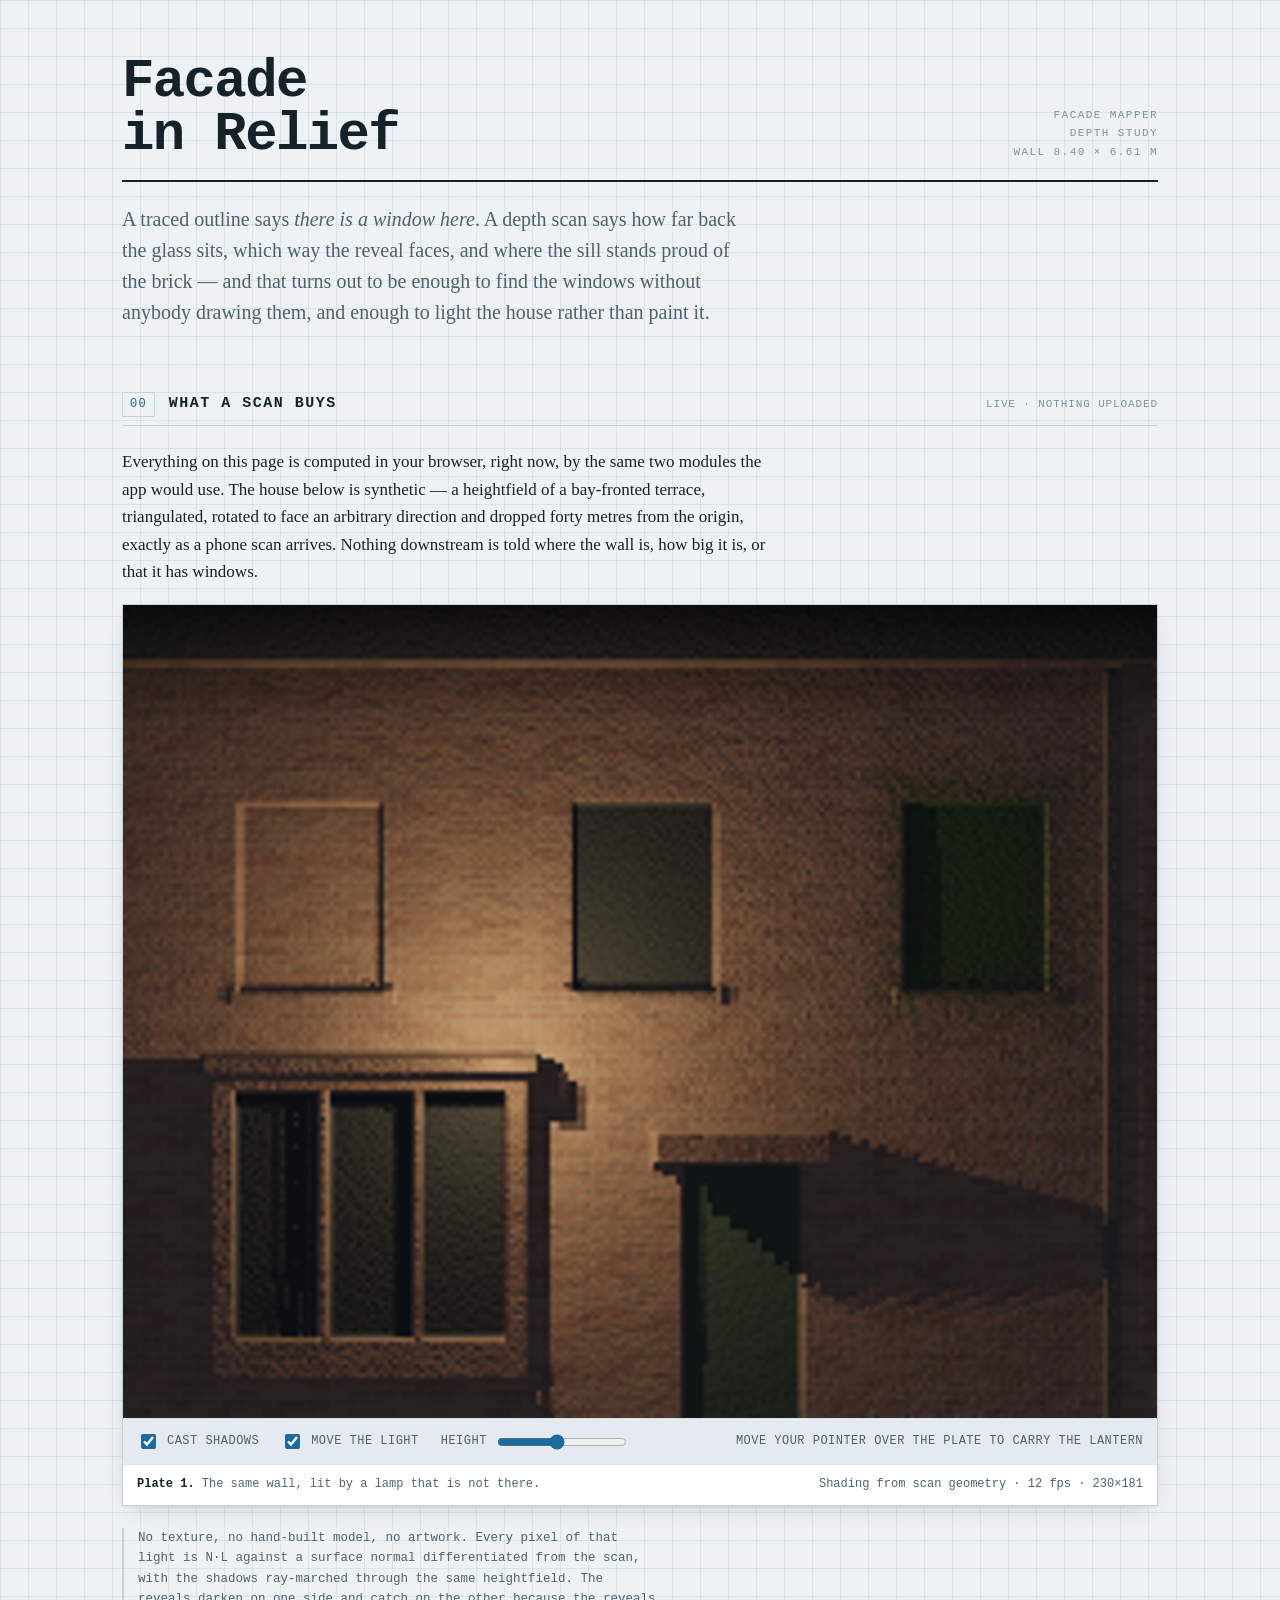
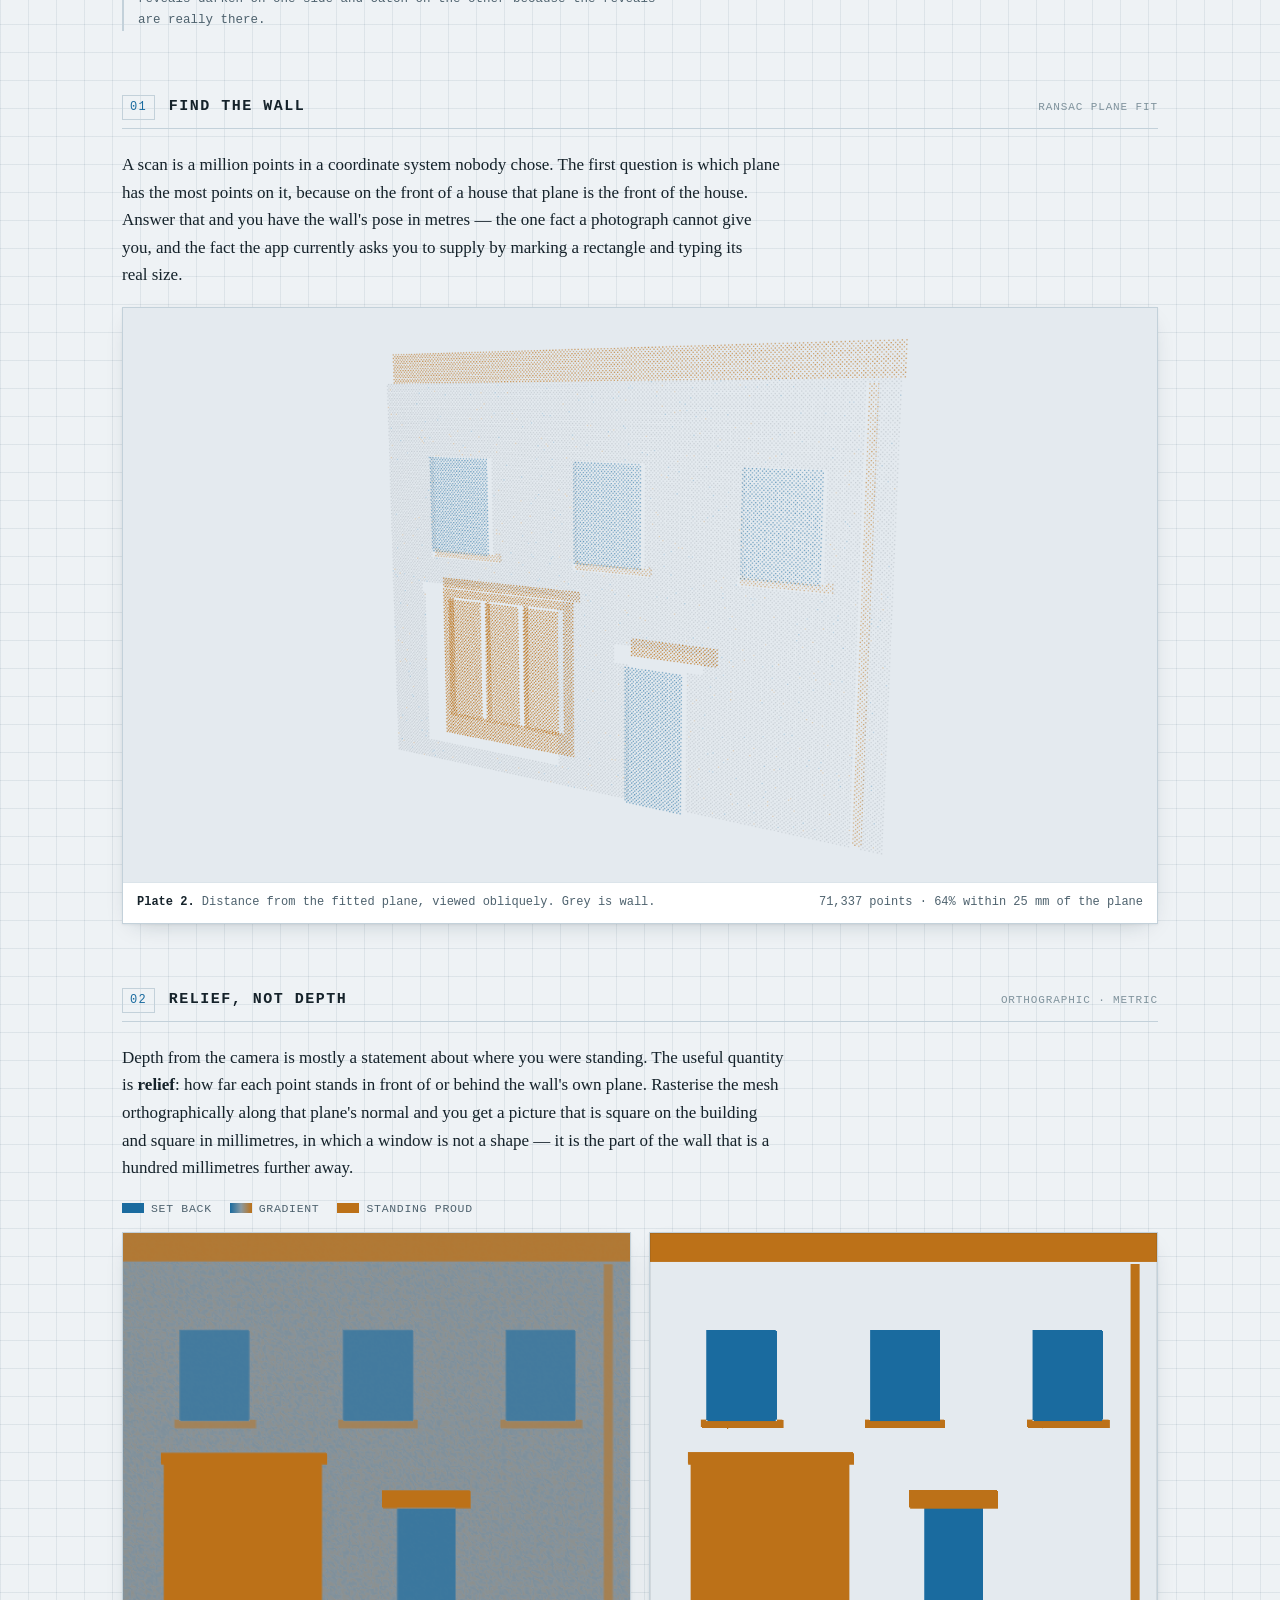
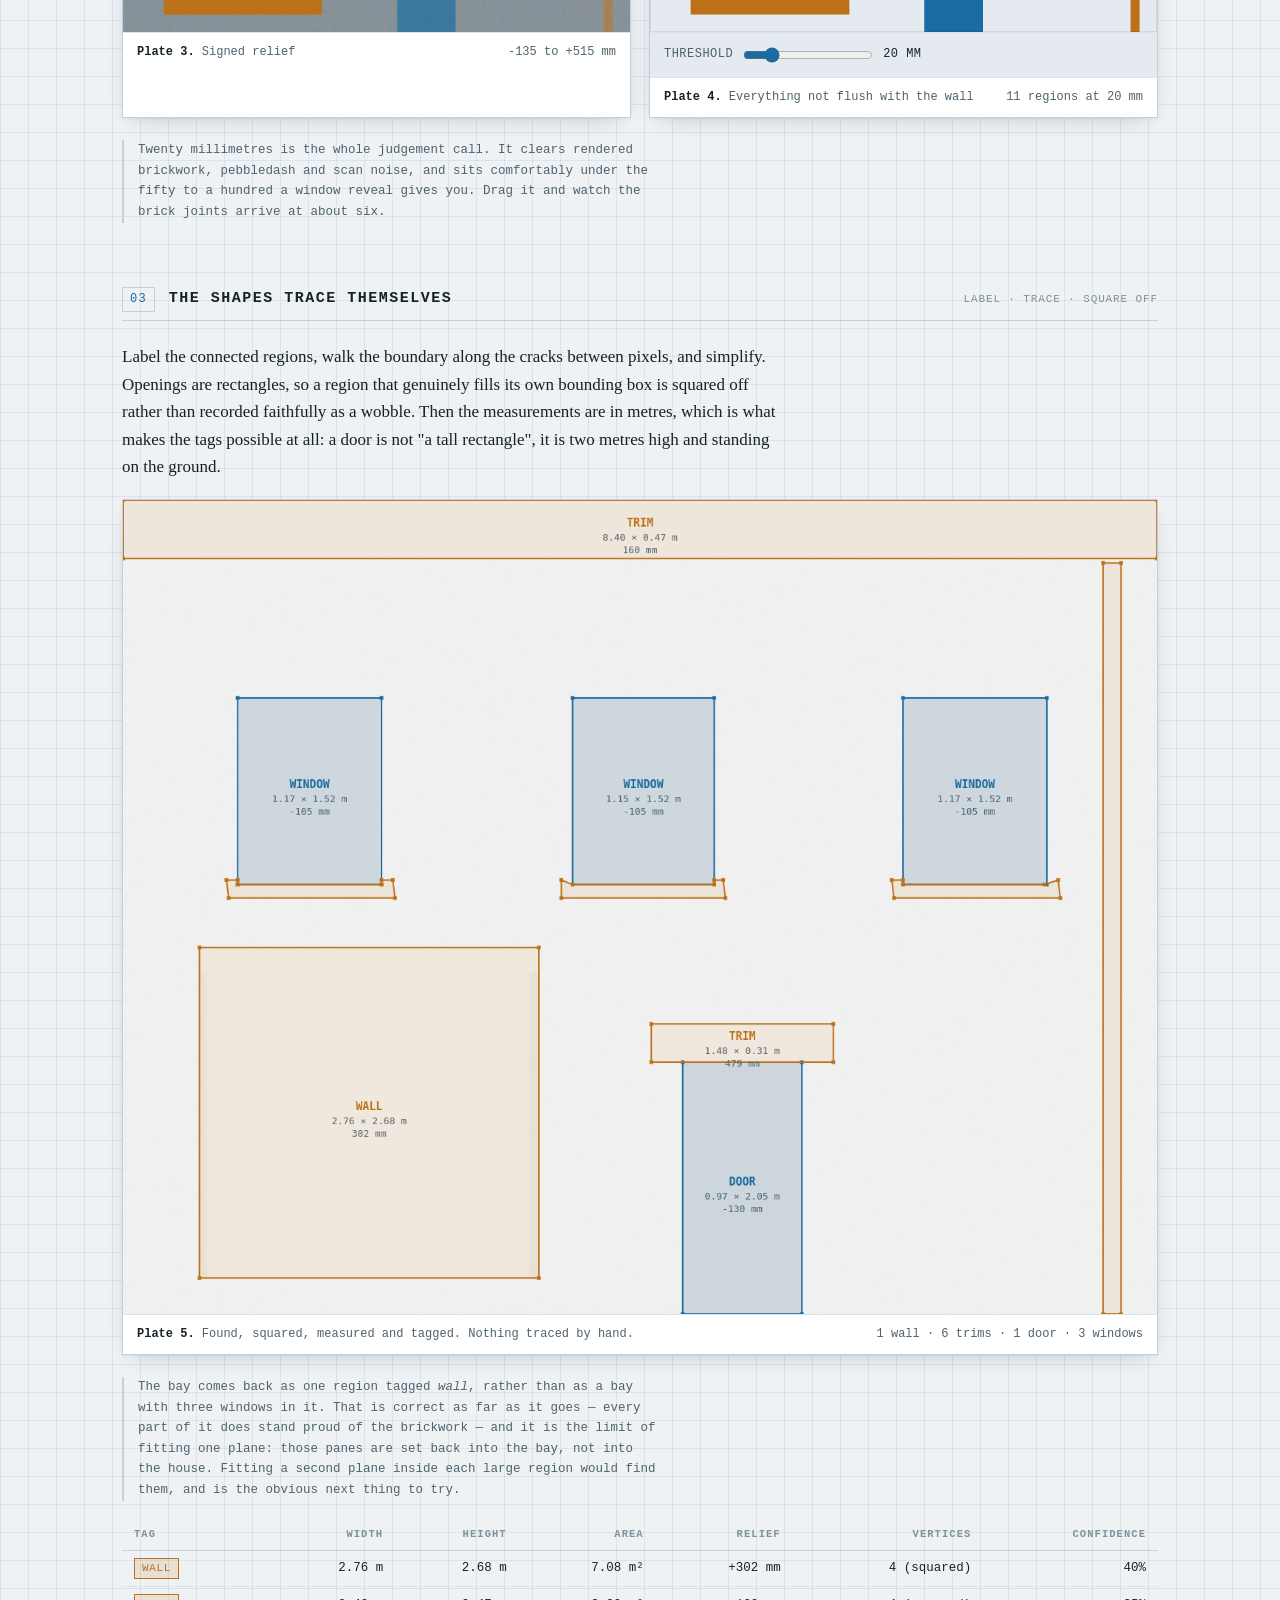
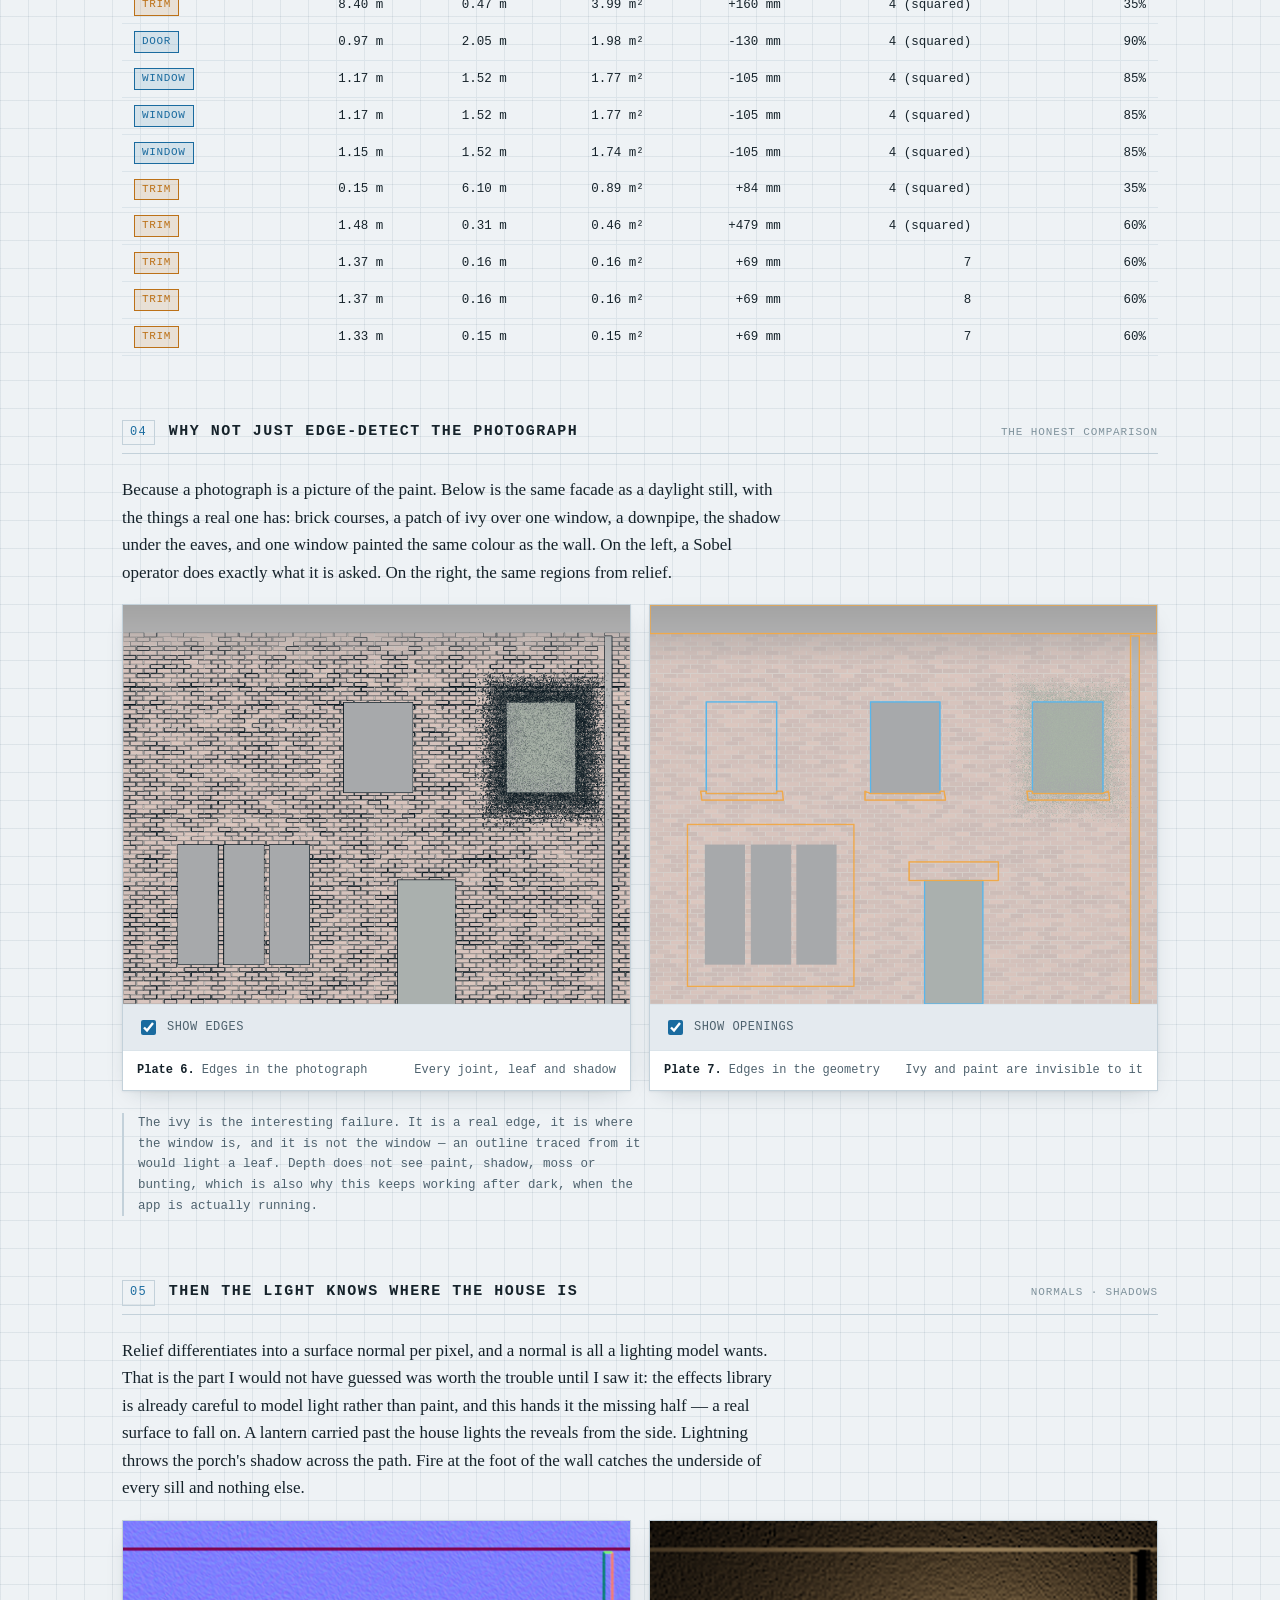
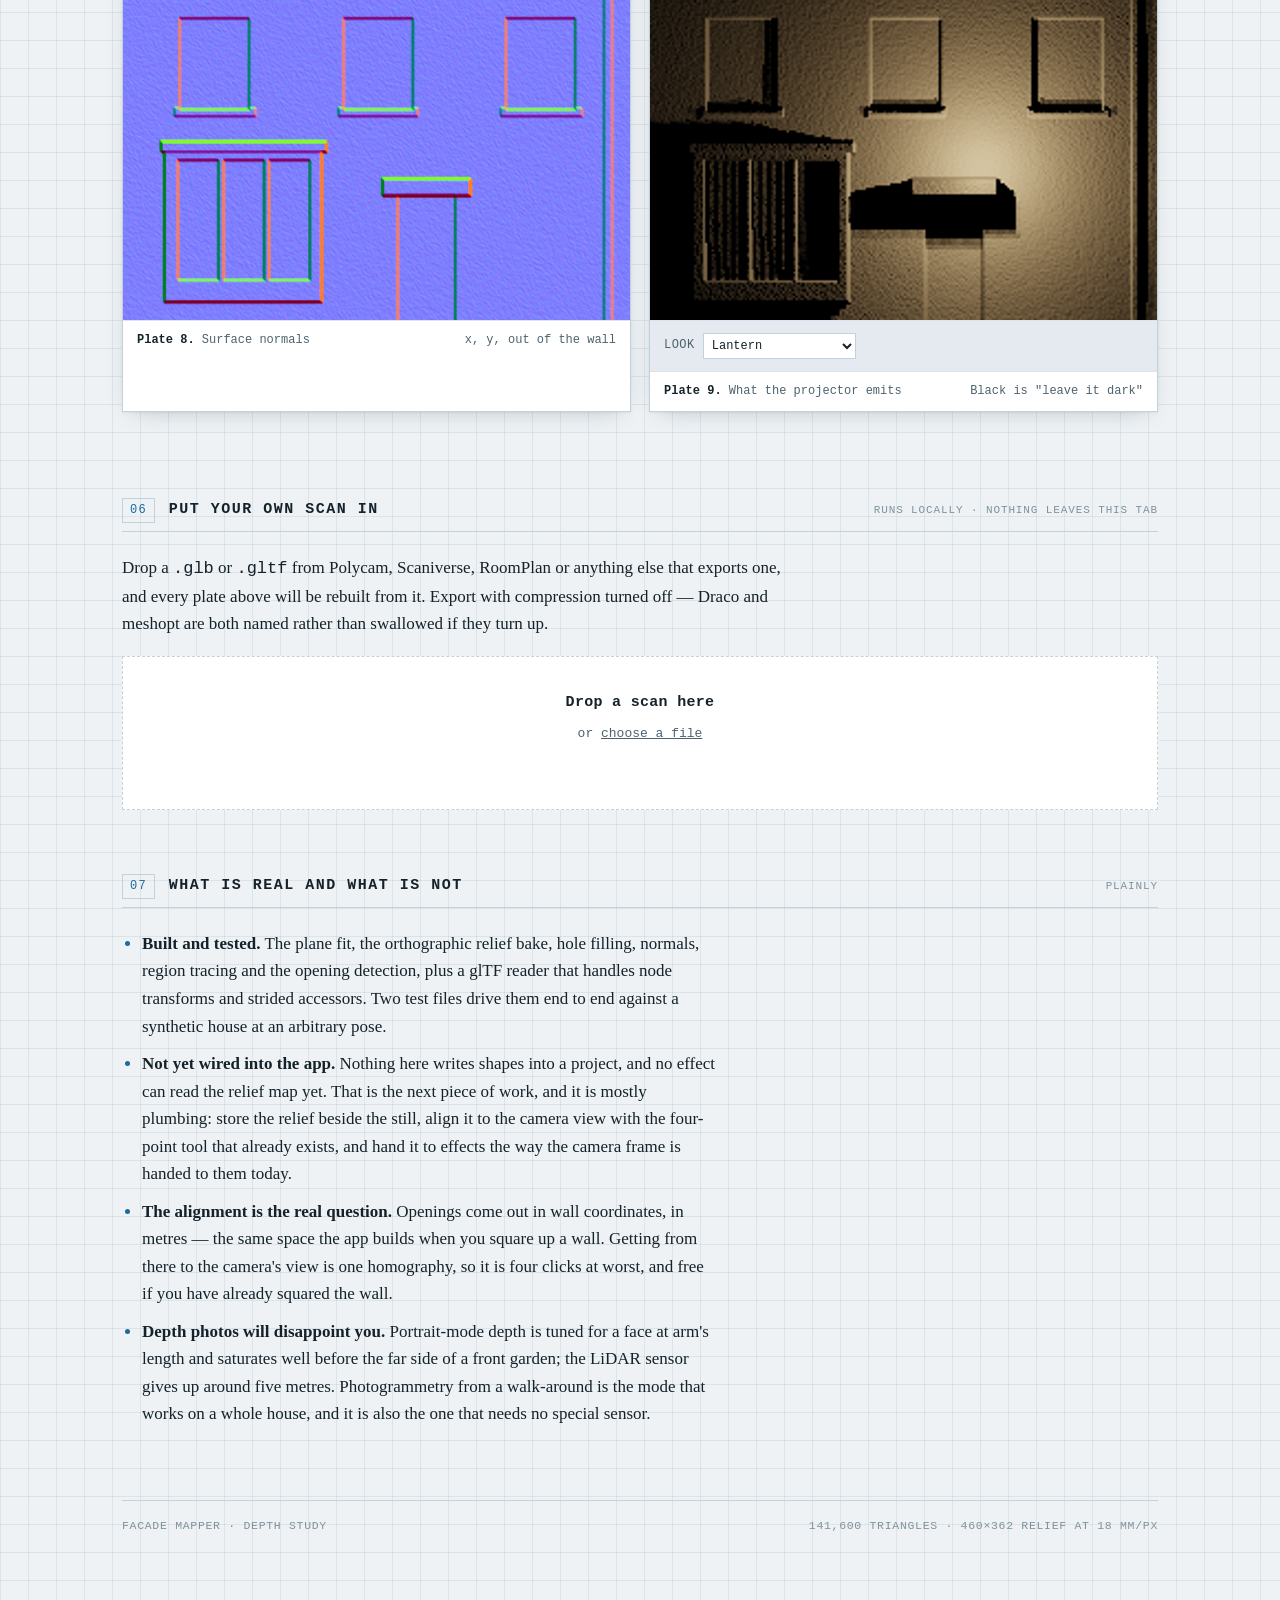
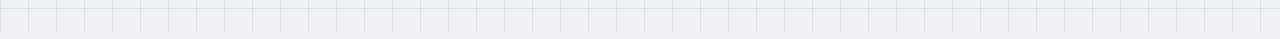
<file: docs/depth-demo.html>
<!doctype html>
<html lang="en">
<head>
<meta charset="utf-8" />
<meta name="viewport" content="width=device-width, initial-scale=1" />
<title>Facade in Relief</title>
<style>
:root {
  --paper: #eef2f5;
  --sheet: #ffffff;
  --sunk: #e4eaef;
  --ink: #15222a;
  --ink-soft: #4e626e;
  --ink-faint: #7f929c;
  --rule: #c3d1da;
  --rule-soft: #dbe4ea;
  --back: #1a6b9f;
  --back-wash: rgba(26, 107, 159, 0.12);
  --proud: #bc7118;
  --proud-wash: rgba(188, 113, 24, 0.14);
  --lamp: #d9892b;
  --grid: rgba(24, 62, 84, 0.08);
  --shadow: 0 1px 2px rgba(15, 40, 55, 0.06), 0 8px 24px -12px rgba(15, 40, 55, 0.28);

  --mono: ui-monospace, "SF Mono", SFMono-Regular, "JetBrains Mono", Menlo, Consolas, monospace;
  --serif: "Iowan Old Style", "Palatino Linotype", Charter, Georgia, "Times New Roman", serif;
}

@media (prefers-color-scheme: dark) {
  :root:not([data-theme="light"]) {
    --paper: #0c1317;
    --sheet: #141e25;
    --sunk: #101a20;
    --ink: #dde7ed;
    --ink-soft: #92a7b3;
    --ink-faint: #6a7f8b;
    --rule: #27373f;
    --rule-soft: #1d2b33;
    --back: #55acdf;
    --back-wash: rgba(85, 172, 223, 0.16);
    --proud: #e2a355;
    --proud-wash: rgba(226, 163, 85, 0.16);
    --lamp: #ffc26b;
    --grid: rgba(150, 200, 230, 0.07);
    --shadow: 0 1px 2px rgba(0, 0, 0, 0.4), 0 10px 30px -14px rgba(0, 0, 0, 0.8);
  }
}
:root[data-theme="dark"] {
  --paper: #0c1317;
  --sheet: #141e25;
  --sunk: #101a20;
  --ink: #dde7ed;
  --ink-soft: #92a7b3;
  --ink-faint: #6a7f8b;
  --rule: #27373f;
  --rule-soft: #1d2b33;
  --back: #55acdf;
  --back-wash: rgba(85, 172, 223, 0.16);
  --proud: #e2a355;
  --proud-wash: rgba(226, 163, 85, 0.16);
  --lamp: #ffc26b;
  --grid: rgba(150, 200, 230, 0.07);
  --shadow: 0 1px 2px rgba(0, 0, 0, 0.4), 0 10px 30px -14px rgba(0, 0, 0, 0.8);
}

* { box-sizing: border-box; }

body {
  margin: 0;
  background: var(--paper);
  background-image:
    linear-gradient(var(--grid) 1px, transparent 1px),
    linear-gradient(90deg, var(--grid) 1px, transparent 1px);
  background-size: 28px 28px;
  color: var(--ink);
  font-family: var(--serif);
  font-size: 17px;
  line-height: 1.62;
  -webkit-font-smoothing: antialiased;
}

.sheet {
  max-width: 1080px;
  margin: 0 auto;
  padding: 0 22px 96px;
}

/* --- Title block, as on a drawing --- */

header.title-block {
  border-bottom: 2px solid var(--ink);
  margin: 56px 0 0;
  padding-bottom: 18px;
  display: grid;
  grid-template-columns: 1fr auto;
  gap: 12px 32px;
  align-items: end;
}
h1 {
  font-family: var(--mono);
  font-size: clamp(30px, 6.2vw, 54px);
  font-weight: 600;
  letter-spacing: -0.03em;
  line-height: 0.98;
  margin: 0;
  text-wrap: balance;
}
.stamp {
  font-family: var(--mono);
  font-size: 11px;
  letter-spacing: 0.13em;
  text-transform: uppercase;
  color: var(--ink-faint);
  text-align: right;
  line-height: 1.7;
}
.standfirst {
  font-size: 20px;
  line-height: 1.55;
  color: var(--ink-soft);
  max-width: 62ch;
  margin: 22px 0 0;
  text-wrap: pretty;
}

/* --- Stage headings --- */

section { margin-top: 64px; }

.stage {
  display: flex;
  align-items: baseline;
  gap: 14px;
  border-bottom: 1px solid var(--rule);
  padding-bottom: 8px;
  margin-bottom: 22px;
}
.stage .no {
  font-family: var(--mono);
  font-size: 12px;
  letter-spacing: 0.1em;
  color: var(--back);
  border: 1px solid var(--rule);
  padding: 2px 7px;
  flex: none;
}
.stage h2 {
  font-family: var(--mono);
  font-size: 15px;
  font-weight: 600;
  letter-spacing: 0.1em;
  text-transform: uppercase;
  margin: 0;
  flex: 1;
}
.stage .aside {
  font-family: var(--mono);
  font-size: 11px;
  letter-spacing: 0.08em;
  color: var(--ink-faint);
  text-transform: uppercase;
}

p { max-width: 66ch; margin: 0 0 18px; text-wrap: pretty; }
p.wide { max-width: 78ch; }
strong { font-weight: 600; }
em { font-style: italic; }

.note {
  font-family: var(--mono);
  font-size: 12.5px;
  line-height: 1.65;
  color: var(--ink-soft);
  border-left: 2px solid var(--rule);
  padding-left: 14px;
  max-width: 72ch;
}

/* --- Plates --- */

figure {
  margin: 0 0 22px;
  background: var(--sheet);
  border: 1px solid var(--rule);
  box-shadow: var(--shadow);
}
figure > .plate { display: block; width: 100%; height: auto; background: var(--sunk); }
figcaption {
  font-family: var(--mono);
  font-size: 12px;
  line-height: 1.6;
  color: var(--ink-soft);
  padding: 10px 14px;
  border-top: 1px solid var(--rule-soft);
  display: flex;
  gap: 16px;
  flex-wrap: wrap;
  justify-content: space-between;
}
figcaption b { color: var(--ink); font-weight: 600; }

.pair { display: grid; grid-template-columns: 1fr 1fr; gap: 18px; }
@media (max-width: 720px) { .pair { grid-template-columns: 1fr; } }

/* --- Controls --- */

.controls {
  display: flex;
  flex-wrap: wrap;
  gap: 10px 22px;
  align-items: center;
  font-family: var(--mono);
  font-size: 12px;
  letter-spacing: 0.04em;
  text-transform: uppercase;
  color: var(--ink-soft);
  padding: 12px 14px;
  border-top: 1px solid var(--rule-soft);
  background: var(--sunk);
}
.controls label { display: flex; align-items: center; gap: 8px; }
.controls input[type="range"] { width: 130px; accent-color: var(--back); }
.controls input[type="checkbox"] { accent-color: var(--back); width: 15px; height: 15px; }
.controls output { color: var(--ink); font-variant-numeric: tabular-nums; min-width: 5.5ch; }
button {
  font: inherit;
  font-family: var(--mono);
  font-size: 12px;
  letter-spacing: 0.08em;
  text-transform: uppercase;
  color: var(--sheet);
  background: var(--ink);
  border: 1px solid var(--ink);
  padding: 7px 14px;
  cursor: pointer;
}
button:hover { background: var(--back); border-color: var(--back); }
button:focus-visible, input:focus-visible, summary:focus-visible {
  outline: 2px solid var(--back);
  outline-offset: 2px;
}

/* --- Data table --- */

.scroller { overflow-x: auto; }
table {
  width: 100%;
  border-collapse: collapse;
  font-family: var(--mono);
  font-size: 12.5px;
  font-variant-numeric: tabular-nums;
}
th, td { text-align: right; padding: 7px 12px; border-bottom: 1px solid var(--rule-soft); white-space: nowrap; }
th:first-child, td:first-child { text-align: left; }
thead th {
  font-weight: 600;
  font-size: 10.5px;
  letter-spacing: 0.1em;
  text-transform: uppercase;
  color: var(--ink-faint);
  border-bottom: 1px solid var(--rule);
}
.tag {
  display: inline-block;
  padding: 1px 7px;
  border: 1px solid currentColor;
  font-size: 11px;
  letter-spacing: 0.06em;
  text-transform: uppercase;
}
.tag.set-back { color: var(--back); background: var(--back-wash); }
.tag.proud { color: var(--proud); background: var(--proud-wash); }

.legend {
  display: flex;
  gap: 18px;
  flex-wrap: wrap;
  font-family: var(--mono);
  font-size: 11.5px;
  letter-spacing: 0.06em;
  text-transform: uppercase;
  color: var(--ink-soft);
  margin-bottom: 14px;
}
.legend i { width: 22px; height: 10px; display: inline-block; margin-right: 7px; vertical-align: -1px; }

/* --- Drop zone --- */

#drop {
  border: 1.5px dashed var(--rule);
  background: var(--sheet);
  padding: 34px 24px;
  text-align: center;
  font-family: var(--mono);
  font-size: 13px;
  color: var(--ink-soft);
  transition: border-color 0.15s, background 0.15s;
}
#drop.hot { border-color: var(--back); background: var(--back-wash); }
#drop b { display: block; font-size: 15px; color: var(--ink); margin-bottom: 8px; letter-spacing: 0.02em; }
#dropStatus { margin-top: 12px; color: var(--back); min-height: 1.4em; }
#dropStatus.bad { color: var(--proud); }

ul { max-width: 70ch; padding-left: 20px; }
li { margin-bottom: 10px; }
li::marker { color: var(--back); }

footer {
  margin-top: 72px;
  border-top: 1px solid var(--rule);
  padding-top: 16px;
  font-family: var(--mono);
  font-size: 11.5px;
  letter-spacing: 0.06em;
  text-transform: uppercase;
  color: var(--ink-faint);
  display: flex;
  justify-content: space-between;
  gap: 16px;
  flex-wrap: wrap;
}

@media (prefers-reduced-motion: reduce) {
  * { animation-duration: 0.01ms !important; transition-duration: 0.01ms !important; }
}
</style>
</head>
<body>
<div class="sheet">

<header class="title-block">
  <h1>Facade<br />in Relief</h1>
  <div class="stamp">
    Facade Mapper<br />
    Depth study<br />
    <span id="stampScale">Wall — · —</span>
  </div>
</header>

<p class="standfirst">
  A traced outline says <em>there is a window here</em>. A depth scan says how far
  back the glass sits, which way the reveal faces, and where the sill stands proud
  of the brick — and that turns out to be enough to find the windows without
  anybody drawing them, and enough to light the house rather than paint it.
</p>

<section>
  <div class="stage">
    <span class="no">00</span>
    <h2>What a scan buys</h2>
    <span class="aside">Live · nothing uploaded</span>
  </div>
  <p class="wide">
    Everything on this page is computed in your browser, right now, by the same two
    modules the app would use. The house below is synthetic — a heightfield of a
    bay-fronted terrace, triangulated, rotated to face an arbitrary direction and
    dropped forty metres from the origin, exactly as a phone scan arrives. Nothing
    downstream is told where the wall is, how big it is, or that it has windows.
  </p>

  <figure>
    <canvas class="plate" id="heroCanvas" width="1600" height="720" aria-label="A facade re-lit by a moving virtual lantern, with cast shadows"></canvas>
    <div class="controls">
      <label><input type="checkbox" id="heroShadows" checked /> Cast shadows</label>
      <label><input type="checkbox" id="heroMoving" checked /> Move the light</label>
      <label>Height <input type="range" id="heroHeight" min="0" max="100" value="46" /></label>
      <span style="margin-left:auto">Move your pointer over the plate to carry the lantern</span>
    </div>
    <figcaption>
      <span><b>Plate 1.</b> The same wall, lit by a lamp that is not there.</span>
      <span>Shading from scan geometry · <span id="heroFps">—</span></span>
    </figcaption>
  </figure>

  <p class="note">
    No texture, no hand-built model, no artwork. Every pixel of that light is
    N·L against a surface normal differentiated from the scan, with the shadows
    ray-marched through the same heightfield. The reveals darken on one side and
    catch on the other because the reveals are really there.
  </p>
</section>

<section>
  <div class="stage">
    <span class="no">01</span>
    <h2>Find the wall</h2>
    <span class="aside">RANSAC plane fit</span>
  </div>
  <p class="wide">
    A scan is a million points in a coordinate system nobody chose. The first
    question is which plane has the most points on it, because on the front of a
    house that plane is the front of the house. Answer that and you have the wall's
    pose in metres — the one fact a photograph cannot give you, and the fact the app
    currently asks you to supply by marking a rectangle and typing its real size.
  </p>
  <figure>
    <canvas class="plate" id="planeCanvas" width="1600" height="560" aria-label="Point cloud coloured by distance from the fitted plane"></canvas>
    <figcaption>
      <span><b>Plate 2.</b> Distance from the fitted plane, viewed obliquely. Grey is wall.</span>
      <span id="planeStats">—</span>
    </figcaption>
  </figure>
</section>

<section>
  <div class="stage">
    <span class="no">02</span>
    <h2>Relief, not depth</h2>
    <span class="aside">Orthographic · metric</span>
  </div>
  <p class="wide">
    Depth from the camera is mostly a statement about where you were standing. The
    useful quantity is <strong>relief</strong>: how far each point stands in front of
    or behind the wall's own plane. Rasterise the mesh orthographically along that
    plane's normal and you get a picture that is square on the building and square in
    millimetres, in which a window is not a shape — it is the part of the wall that is
    a hundred millimetres further away.
  </p>
  <div class="legend">
    <span><i style="background:var(--back)"></i>set back</span>
    <span><i style="background:linear-gradient(90deg,var(--back),#8899a2,var(--proud))"></i>gradient</span>
    <span><i style="background:var(--proud)"></i>standing proud</span>
  </div>
  <div class="pair">
    <figure>
      <canvas class="plate" id="reliefCanvas" width="900" height="720" aria-label="Signed relief map of the facade"></canvas>
      <figcaption><span><b>Plate 3.</b> Signed relief</span><span id="reliefRange">—</span></figcaption>
    </figure>
    <figure>
      <canvas class="plate" id="maskCanvas" width="900" height="720" aria-label="The relief thresholded into regions"></canvas>
      <div class="controls">
        <label>Threshold <input type="range" id="threshold" min="4" max="90" value="20" /><output id="thresholdOut">20 mm</output></label>
      </div>
      <figcaption><span><b>Plate 4.</b> Everything not flush with the wall</span><span id="maskCount">—</span></figcaption>
    </figure>
  </div>
  <p class="note">
    Twenty millimetres is the whole judgement call. It clears rendered brickwork,
    pebbledash and scan noise, and sits comfortably under the fifty to a hundred a
    window reveal gives you. Drag it and watch the brick joints arrive at about six.
  </p>
</section>

<section>
  <div class="stage">
    <span class="no">03</span>
    <h2>The shapes trace themselves</h2>
    <span class="aside">Label · trace · square off</span>
  </div>
  <p class="wide">
    Label the connected regions, walk the boundary along the cracks between pixels,
    and simplify. Openings are rectangles, so a region that genuinely fills its own
    bounding box is squared off rather than recorded faithfully as a wobble. Then the
    measurements are in metres, which is what makes the tags possible at all: a door
    is not "a tall rectangle", it is two metres high and standing on the ground.
  </p>
  <figure>
    <canvas class="plate" id="shapesCanvas" width="1600" height="1080" aria-label="The detected openings drawn over the relief map with dimensions"></canvas>
    <figcaption>
      <span><b>Plate 5.</b> Found, squared, measured and tagged. Nothing traced by hand.</span>
      <span id="shapesCount">—</span>
    </figcaption>
  </figure>
  <p class="note">
    The bay comes back as one region tagged <em>wall</em>, rather than as a bay with
    three windows in it. That is correct as far as it goes — every part of it does
    stand proud of the brickwork — and it is the limit of fitting one plane: those
    panes are set back into the bay, not into the house. Fitting a second plane
    inside each large region would find them, and is the obvious next thing to try.
  </p>
  <div class="scroller">
    <table id="shapesTable">
      <thead>
        <tr><th>Tag</th><th>Width</th><th>Height</th><th>Area</th><th>Relief</th><th>Vertices</th><th>Confidence</th></tr>
      </thead>
      <tbody></tbody>
    </table>
  </div>
</section>

<section>
  <div class="stage">
    <span class="no">04</span>
    <h2>Why not just edge-detect the photograph</h2>
    <span class="aside">The honest comparison</span>
  </div>
  <p class="wide">
    Because a photograph is a picture of the paint. Below is the same facade as a
    daylight still, with the things a real one has: brick courses, a patch of ivy over
    one window, a downpipe, the shadow under the eaves, and one window painted the
    same colour as the wall. On the left, a Sobel operator does exactly what it is
    asked. On the right, the same regions from relief.
  </p>
  <div class="pair">
    <figure>
      <canvas class="plate" id="photoCanvas" width="900" height="740" aria-label="Sobel edge detection over a photograph of the facade"></canvas>
      <div class="controls">
        <label><input type="checkbox" id="showSobel" checked /> Show edges</label>
      </div>
      <figcaption><span><b>Plate 6.</b> Edges in the photograph</span><span>Every joint, leaf and shadow</span></figcaption>
    </figure>
    <figure>
      <canvas class="plate" id="depthEdgeCanvas" width="900" height="740" aria-label="The same facade with openings found from relief"></canvas>
      <div class="controls">
        <label><input type="checkbox" id="showDepthEdge" checked /> Show openings</label>
      </div>
      <figcaption><span><b>Plate 7.</b> Edges in the geometry</span><span>Ivy and paint are invisible to it</span></figcaption>
    </figure>
  </div>
  <p class="note">
    The ivy is the interesting failure. It is a real edge, it is where the window is,
    and it is not the window — an outline traced from it would light a leaf. Depth
    does not see paint, shadow, moss or bunting, which is also why this keeps working
    after dark, when the app is actually running.
  </p>
</section>

<section>
  <div class="stage">
    <span class="no">05</span>
    <h2>Then the light knows where the house is</h2>
    <span class="aside">Normals · shadows</span>
  </div>
  <p class="wide">
    Relief differentiates into a surface normal per pixel, and a normal is all a
    lighting model wants. That is the part I would not have guessed was worth the
    trouble until I saw it: the effects library is already careful to model light
    rather than paint, and this hands it the missing half — a real surface to fall on.
    A lantern carried past the house lights the reveals from the side. Lightning
    throws the porch's shadow across the path. Fire at the foot of the wall catches the
    underside of every sill and nothing else.
  </p>
  <div class="pair">
    <figure>
      <canvas class="plate" id="normalCanvas" width="900" height="740" aria-label="Surface normals of the facade"></canvas>
      <figcaption><span><b>Plate 8.</b> Surface normals</span><span>x, y, out of the wall</span></figcaption>
    </figure>
    <figure>
      <canvas class="plate" id="projCanvas" width="900" height="740" aria-label="What the projector emits for the relighting"></canvas>
      <div class="controls">
        <label>Look
          <select id="lookSelect" style="font:inherit;font-family:var(--mono);padding:4px;background:var(--sheet);color:var(--ink);border:1px solid var(--rule)">
            <option value="lantern">Lantern</option>
            <option value="lightning">Lightning</option>
            <option value="fire">Fire at the foot</option>
            <option value="sweep">Searchlight sweep</option>
          </select>
        </label>
      </div>
      <figcaption><span><b>Plate 9.</b> What the projector emits</span><span>Black is "leave it dark"</span></figcaption>
    </figure>
  </div>
</section>

<section>
  <div class="stage">
    <span class="no">06</span>
    <h2>Put your own scan in</h2>
    <span class="aside">Runs locally · nothing leaves this tab</span>
  </div>
  <p class="wide">
    Drop a <code>.glb</code> or <code>.gltf</code> from Polycam, Scaniverse, RoomPlan or
    anything else that exports one, and every plate above will be rebuilt from it. Export
    with compression turned off — Draco and meshopt are both named rather than
    swallowed if they turn up.
  </p>
  <div id="drop">
    <b>Drop a scan here</b>
    or <label style="text-decoration:underline;cursor:pointer">choose a file<input type="file" id="file" accept=".glb,.gltf,model/gltf-binary,model/gltf+json" hidden /></label>
    <div id="dropStatus"></div>
  </div>
</section>

<section>
  <div class="stage">
    <span class="no">07</span>
    <h2>What is real and what is not</h2>
    <span class="aside">Plainly</span>
  </div>
  <ul>
    <li><strong>Built and tested.</strong> The plane fit, the orthographic relief bake, hole filling, normals, region tracing and the opening detection, plus a glTF reader that handles node transforms and strided accessors. Two test files drive them end to end against a synthetic house at an arbitrary pose.</li>
    <li><strong>Not yet wired into the app.</strong> Nothing here writes shapes into a project, and no effect can read the relief map yet. That is the next piece of work, and it is mostly plumbing: store the relief beside the still, align it to the camera view with the four-point tool that already exists, and hand it to effects the way the camera frame is handed to them today.</li>
    <li><strong>The alignment is the real question.</strong> Openings come out in wall coordinates, in metres — the same space the app builds when you square up a wall. Getting from there to the camera's view is one homography, so it is four clicks at worst, and free if you have already squared the wall.</li>
    <li><strong>Depth photos will disappoint you.</strong> Portrait-mode depth is tuned for a face at arm's length and saturates well before the far side of a front garden; the LiDAR sensor gives up around five metres. Photogrammetry from a walk-around is the mode that works on a whole house, and it is also the one that needs no special sensor.</li>
  </ul>
</section>

<footer>
  <span>Facade Mapper · depth study</span>
  <span id="footStats">—</span>
</footer>
</div>

<script type="module">
import {
  fitPlane, orientPlane, bakeRelief, levelRelief, fillHoles,
  findOpenings, normalsFromRelief, isSeen, occlusion,
} from '../js/core/depth.js';
import { readGltfTriangles, meanNormal } from '../js/core/glb.js';

const $ = (id) => document.getElementById(id);
const css = (name) => getComputedStyle(document.documentElement).getPropertyValue(name).trim();

/* ================================================================== *
 * A house, as a heightfield
 *
 * Written in metres from the bottom-left of the wall, because that is how a
 * builder would describe it and because every threshold downstream is in
 * metres too. Only the geometry is here; the paint is further down, and the
 * whole point of the exercise is that the two are independent.
 * ================================================================== */

const WALL_W = 8.4;
const WALL_H = 6.6;

const BAY = { x: 0.7, y: 0.3, w: 2.6, h: 2.5, out: 0.44 };
const DOOR = { x: 4.55, y: 0, w: 0.95, h: 2.06, in: 0.13 };
const PORCH = { x: 4.3, y: 2.06, w: 1.45, h: 0.28, out: 0.48 };
const UPPER = [0.95, 3.65, 6.35].map((x) => ({ x, y: 3.5, w: 1.15, h: 1.5, in: 0.105 }));
const PIPE = { x: 7.98, y: 0, w: 0.12, h: 6.1, out: 0.085 };

const inBox = (x, y, b) => x >= b.x && x <= b.x + b.w && y >= b.y && y <= b.y + b.h;

/** Repeatable value noise, for brick texture and for scanner error. */
function wobble(x, y, freq, seed) {
  const s = Math.sin((x * freq + seed) * 12.9898 + (y * freq + seed) * 78.233) * 43758.5453;
  return (s - Math.floor(s)) * 2 - 1;
}

function facadeHeight(x, y) {
  let h = 0;

  if (y > WALL_H - 0.45) h = 0.16;                                  // gutter and fascia
  if (inBox(x, y, PIPE)) h = Math.max(h, PIPE.out);                 // downpipe

  if (inBox(x, y, BAY)) {
    h = BAY.out;
    // Three panes in the bay, set back into their own frame.
    const inset = 0.16;
    if (y > BAY.y + 0.35 && y < BAY.y + BAY.h - inset) {
      const across = (x - BAY.x - inset) / (BAY.w - inset * 2);
      if (across > 0 && across < 1) {
        const pane = (across * 3) % 1;
        if (pane > 0.06 && pane < 0.94) h = BAY.out - 0.14;
      }
    }
  }
  // The bay's flat roof, standing further out again.
  if (inBox(x, y, { x: BAY.x - 0.08, y: BAY.y + BAY.h, w: BAY.w + 0.16, h: 0.16 })) h = BAY.out + 0.07;

  if (inBox(x, y, PORCH)) h = PORCH.out;
  else if (inBox(x, y, DOOR)) h = -DOOR.in;

  for (const win of UPPER) {
    if (inBox(x, y, win)) h = -win.in;
    else if (inBox(x, y, { x: win.x - 0.09, y: win.y - 0.13, w: win.w + 0.18, h: 0.13 })) h = 0.07;
  }

  // Brickwork, and the scanner's own uncertainty. Both deliberately under the
  // threshold: if they were not, this whole approach would not work.
  h += wobble(x, y, 22, 3) * 0.0035 + wobble(x, y, 140, 11) * 0.0018;
  return h;
}

/** Triangulate the heightfield and put it somewhere arbitrary in the world. */
function buildScanMesh(step = 0.028) {
  const yaw = -0.71;
  const cols = Math.round(WALL_W / step) + 1;
  const rows = Math.round(WALL_H / step) + 1;
  const positions = new Float32Array(cols * rows * 3);

  for (let j = 0; j < rows; j++) {
    for (let i = 0; i < cols; i++) {
      const x = i * step;
      const y = j * step;
      const z = facadeHeight(x, y);
      const k = (j * cols + i) * 3;
      positions[k] = x * Math.cos(yaw) + z * Math.sin(yaw) + 31.2;
      positions[k + 1] = y - 1.4;
      positions[k + 2] = -x * Math.sin(yaw) + z * Math.cos(yaw) - 18.9;
    }
  }

  const indices = new Uint32Array((cols - 1) * (rows - 1) * 6);
  let t = 0;
  for (let j = 0; j < rows - 1; j++) {
    for (let i = 0; i < cols - 1; i++) {
      const a = j * cols + i;
      // Wound anticlockwise seen from in front of the wall, so the triangle
      // normals face out of the building — which is how a scanner winds the
      // surfaces it can see, and how `orientPlane` knows which side is the front.
      indices[t++] = a; indices[t++] = a + 1; indices[t++] = a + cols;
      indices[t++] = a + 1; indices[t++] = a + cols + 1; indices[t++] = a + cols;
    }
  }
  return { positions, indices, triangles: t / 3 };
}

/* ================================================================== *
 * The paint
 *
 * Only ever used for the photograph comparison and for showing what the light
 * lands on. Nothing in the pipeline reads it.
 * ================================================================== */

const IVY = { x: 6.1, y: 3.2, w: 1.7, h: 2.1 };

/** Albedo at a point on the wall, as [r, g, b] 0..1. */
function facadeAlbedo(x, y) {
  const course = Math.floor(y / 0.075);
  const stagger = (course % 2) * 0.11;
  const joint = Math.abs(((x + stagger) / 0.225) % 1 - 0.5) > 0.46 || (y / 0.075) % 1 < 0.11;
  const tone = wobble(Math.floor((x + stagger) / 0.225), course, 1, 7) * 0.09;

  let c = joint ? [0.58, 0.50, 0.45] : [0.55 + tone, 0.36 + tone * 0.7, 0.30 + tone * 0.5];

  if (y > WALL_H - 0.45) c = [0.30, 0.30, 0.31];
  if (inBox(x, y, PIPE)) c = [0.26, 0.27, 0.28];

  // Glass, wherever the geometry says there is glass — except the left-hand
  // upper window, which somebody boarded and rendered over. It is a window in
  // every sense that matters and there is nothing in the photograph to say so.
  if (inBox(x, y, UPPER[1]) || inBox(x, y, UPPER[2])) c = [0.09, 0.11, 0.13];
  else if (inBox(x, y, DOOR)) c = [0.12, 0.19, 0.16];
  else if (inBox(x, y, BAY) && facadeHeight(x, y) < BAY.out - 0.05) c = [0.09, 0.11, 0.13];

  // Ivy, straddling the right-hand window and its brickwork alike. Two octaves
  // and a soft margin, so it has the ragged outline that makes it such a
  // convincing edge and such a bad window.
  const spread = wobble(x, y, 2.4, 21) * 0.55 + wobble(x, y, 7.1, 5) * 0.3 + wobble(x, y, 19, 13) * 0.15;
  const edge = Math.min(
    (x - IVY.x) / 0.6, (IVY.x + IVY.w - x) / 0.6,
    (y - IVY.y) / 0.7, (IVY.y + IVY.h - y) / 0.5
  );
  if (Math.min(1, edge) + spread > 0.42) {
    const leaf = wobble(x, y, 46, 3) * 0.5 + wobble(x, y, 120, 9) * 0.5;
    c = [0.10 + leaf * 0.055, 0.20 + leaf * 0.075, 0.09 + leaf * 0.035];
  }

  // Daylight: the sky is brighter than the ground, and the eaves shade the top
  // course. This is the ambient occlusion a photograph really has, and it is
  // exactly what an edge detector mistakes for architecture.
  const shade = 1 - Math.max(0, 1 - (WALL_H - 0.45 - y) / 0.55) * 0.45;
  return c.map((v) => v * shade);
}

/* ================================================================== *
 * Running the real pipeline
 * ================================================================== */

const state = {};

function analyse(mesh, { source = 'synthetic' } = {}) {
  const cloud = [];
  const stride = Math.max(1, Math.ceil(mesh.positions.length / 3 / 120000));
  for (let i = 0; i < mesh.positions.length; i += 3 * stride) {
    cloud.push([mesh.positions[i], mesh.positions[i + 1], mesh.positions[i + 2]]);
  }

  const plane = orientPlane(fitPlane(cloud, { tolerance: 0.025, iterations: 220 }), {
    meshNormal: meanNormal(mesh),
    points: cloud,
  });
  const relief = levelRelief(fillHoles(bakeRelief(mesh, plane, { resolution: 460 }), 6));
  const normals = normalsFromRelief(relief);

  Object.assign(state, { mesh, cloud, plane, relief, normals, source });
  state.openings = findOpenings(relief, { threshold: 0.02 });
  state.surface = buildSurface(relief, normals, source === 'synthetic');
  return state;
}

/* ================================================================== *
 * Plates
 * ================================================================== */

/** Size a canvas to its content's aspect and hand back a context. */
function fit(canvas, aspect, width = 1000) {
  canvas.width = width;
  canvas.height = Math.round(width / aspect);
  const g = canvas.getContext('2d');
  g.setTransform(1, 0, 0, 1, 0, 0);
  g.clearRect(0, 0, canvas.width, canvas.height);
  return g;
}

/** An offscreen canvas holding one pixel per relief cell, for scaling up. */
function reliefImage(relief, paint) {
  const canvas = document.createElement('canvas');
  canvas.width = relief.w;
  canvas.height = relief.h;
  const g = canvas.getContext('2d');
  const image = g.createImageData(relief.w, relief.h);
  for (let i = 0; i < relief.data.length; i++) {
    const [r, gr, b, a] = paint(relief.data[i], i);
    image.data[i * 4] = r;
    image.data[i * 4 + 1] = gr;
    image.data[i * 4 + 2] = b;
    image.data[i * 4 + 3] = a;
  }
  g.putImageData(image, 0, 0);
  return canvas;
}

const mix = (a, b, t) => a + (b - a) * Math.min(1, Math.max(0, t));

function drawRelief(canvas) {
  const { relief } = state;
  const range = 0.25;
  const back = [26, 107, 159];
  const proud = [188, 113, 24];
  const flat = [136, 148, 156];

  const tile = reliefImage(relief, (v) => {
    if (!isSeen(v)) return [0, 0, 0, 0];
    const t = Math.min(1, Math.abs(v) / range) ** 0.55;
    const target = v < 0 ? back : proud;
    return [mix(flat[0], target[0], t), mix(flat[1], target[1], t), mix(flat[2], target[2], t), 255];
  });

  const g = fit(canvas, relief.w / relief.h, 900);
  g.imageSmoothingEnabled = false;
  g.drawImage(tile, 0, 0, canvas.width, canvas.height);

  let lo = 0;
  let hi = 0;
  for (const v of relief.data) {
    if (!isSeen(v)) continue;
    if (v < lo) lo = v;
    if (v > hi) hi = v;
  }
  $('reliefRange').textContent = `${(lo * 1000).toFixed(0)} to +${(hi * 1000).toFixed(0)} mm`;
}

function drawMask(canvas, threshold) {
  const { relief } = state;
  const ink = css('--ink');
  const tile = reliefImage(relief, (v) => {
    if (!isSeen(v)) return [0, 0, 0, 0];
    if (v < -threshold) return [26, 107, 159, 255];
    if (v > threshold) return [188, 113, 24, 255];
    return [0, 0, 0, 0];
  });
  const g = fit(canvas, relief.w / relief.h, 900);
  g.fillStyle = css('--sunk');
  g.fillRect(0, 0, canvas.width, canvas.height);
  g.imageSmoothingEnabled = false;
  g.drawImage(tile, 0, 0, canvas.width, canvas.height);
  g.strokeStyle = ink;
  g.globalAlpha = 0.15;
  g.strokeRect(0.5, 0.5, canvas.width - 1, canvas.height - 1);
  g.globalAlpha = 1;

  const regions = findOpenings(relief, { threshold });
  $('maskCount').textContent = `${regions.length} region${regions.length === 1 ? '' : 's'} at ${(threshold * 1000).toFixed(0)} mm`;
}

function drawPlane(canvas) {
  const { cloud, plane } = state;
  const g = fit(canvas, 9 / 5, 1400);
  g.fillStyle = css('--sunk');
  g.fillRect(0, 0, canvas.width, canvas.height);

  // An oblique view, so the wall reads as a wall rather than as a rectangle.
  let cx = 0;
  let cy = 0;
  let cz = 0;
  for (const p of cloud) { cx += p[0]; cy += p[1]; cz += p[2]; }
  cx /= cloud.length; cy /= cloud.length; cz /= cloud.length;

  const yaw = 0.55;
  const pitch = -0.16;
  const project = (p) => {
    const x = p[0] - cx;
    const y = p[1] - cy;
    const z = p[2] - cz;
    // Into a frame looking at the wall, then swung round.
    const a = x * plane.n[2] - z * plane.n[0];
    const b = y;
    const c = x * plane.n[0] + z * plane.n[2];
    const x1 = a * Math.cos(yaw) + c * Math.sin(yaw);
    const z1 = -a * Math.sin(yaw) + c * Math.cos(yaw);
    const y1 = b * Math.cos(pitch) - z1 * Math.sin(pitch);
    const depth = b * Math.sin(pitch) + z1 * Math.cos(pitch) + 16;
    const f = 1 / Math.max(0.5, depth);
    return [x1 * f, -y1 * f];
  };

  const stride = Math.max(1, Math.ceil(cloud.length / 42000));

  // Frame it from the projected extent rather than from a guessed focal
  // length, so a dropped scan of any size lands in the plate.
  let lo = [Infinity, Infinity];
  let hi = [-Infinity, -Infinity];
  for (let i = 0; i < cloud.length; i += stride * 7) {
    const q = project(cloud[i]);
    lo[0] = Math.min(lo[0], q[0]); hi[0] = Math.max(hi[0], q[0]);
    lo[1] = Math.min(lo[1], q[1]); hi[1] = Math.max(hi[1], q[1]);
  }
  const pad = 0.055;
  const zoom = Math.min(
    (canvas.width * (1 - pad * 2)) / Math.max(1e-6, hi[0] - lo[0]),
    (canvas.height * (1 - pad * 2)) / Math.max(1e-6, hi[1] - lo[1])
  );
  const ox = canvas.width / 2 - ((lo[0] + hi[0]) / 2) * zoom;
  const oy = canvas.height / 2 - ((lo[1] + hi[1]) / 2) * zoom;
  for (let i = 0; i < cloud.length; i += stride) {
    const p = cloud[i];
    const d = plane.n[0] * p[0] + plane.n[1] * p[1] + plane.n[2] * p[2] - plane.d;
    const q = project(p);
    const sx = q[0] * zoom + ox;
    const sy = q[1] * zoom + oy;
    if (sx < -20 || sy < -20 || sx > canvas.width + 20 || sy > canvas.height + 20) continue;
    const t = Math.min(1, Math.abs(d) / 0.3) ** 0.6;
    g.fillStyle = d < 0
      ? `rgba(26,107,159,${0.25 + t * 0.7})`
      : `rgba(188,113,24,${0.25 + t * 0.7})`;
    if (t < 0.08) g.fillStyle = 'rgba(136,148,156,0.32)';
    g.fillRect(sx, sy, 1.6, 1.6);
  }

  const pct = ((plane.inliers / plane.total) * 100).toFixed(0);
  $('planeStats').textContent =
    `${plane.total.toLocaleString()} points · ${pct}% within 25 mm of the plane`;
  $('stampScale').textContent =
    `Wall ${(state.relief.w * state.relief.scale).toFixed(2)} × ${(state.relief.h * state.relief.scale).toFixed(2)} m`;
  $('footStats').textContent =
    `${state.mesh.triangles.toLocaleString()} triangles · ${state.relief.w}×${state.relief.h} relief at ${(state.relief.scale * 1000).toFixed(0)} mm/px`;
}

const TAG_STYLE = {
  window: '--back', door: '--back', trim: '--proud',
  chimney: '--proud', wall: '--proud', '': '--ink-faint',
};

function drawShapes(canvas) {
  const { relief, openings } = state;
  const tile = reliefImage(relief, (v) => {
    if (!isSeen(v)) return [0, 0, 0, 0];
    const t = Math.min(1, Math.abs(v) / 0.25) ** 0.6;
    const g = Math.round(mix(180, v < 0 ? 90 : 220, t));
    return [g, g, g, 90];
  });

  const g = fit(canvas, relief.w / relief.h, 1400);
  g.fillStyle = css('--sheet');
  g.fillRect(0, 0, canvas.width, canvas.height);
  g.imageSmoothingEnabled = true;
  g.globalAlpha = 0.55;
  g.drawImage(tile, 0, 0, canvas.width, canvas.height);
  g.globalAlpha = 1;

  const W = canvas.width;
  const H = canvas.height;
  g.lineJoin = 'round';

  for (const shape of openings) {
    const colour = css(TAG_STYLE[shape.tag] ?? '--ink-faint');
    g.beginPath();
    shape.points.forEach((p, i) => (i ? g.lineTo(p.x * W, p.y * H) : g.moveTo(p.x * W, p.y * H)));
    g.closePath();
    g.fillStyle = colour;
    g.globalAlpha = 0.12;
    g.fill();
    g.globalAlpha = 1;
    g.strokeStyle = colour;
    g.lineWidth = 2;
    g.stroke();

    // Every vertex the tracer kept, because "four" is the interesting number.
    g.fillStyle = colour;
    for (const p of shape.points) {
      g.fillRect(p.x * W - 2.5, p.y * H - 2.5, 5, 5);
    }

    const bx = shape.bbox.x * W;
    const by = shape.bbox.y * H;
    const bw = shape.bbox.w * W;
    const bh = shape.bbox.h * H;
    if (bw > 74 && bh > 40) {
      g.font = '600 15px ui-monospace, SF Mono, Menlo, monospace';
      g.textAlign = 'center';
      g.fillStyle = colour;
      g.fillText((shape.tag || 'region').toUpperCase(), bx + bw / 2, by + bh / 2 - 4);
      g.font = '13px ui-monospace, SF Mono, Menlo, monospace';
      g.fillStyle = css('--ink-soft');
      g.fillText(`${shape.width.toFixed(2)} × ${shape.height.toFixed(2)} m`, bx + bw / 2, by + bh / 2 + 15);
      g.fillText(`${(shape.depth * 1000).toFixed(0)} mm`, bx + bw / 2, by + bh / 2 + 32);
    }
  }

  const counts = new Map();
  for (const s of openings) counts.set(s.tag || 'untagged', (counts.get(s.tag || 'untagged') || 0) + 1);
  $('shapesCount').textContent = [...counts].map(([k, v]) => `${v} ${k}${v > 1 ? 's' : ''}`).join(' · ');

  const body = $('shapesTable').querySelector('tbody');
  body.innerHTML = '';
  for (const s of openings) {
    const row = document.createElement('tr');
    const sign = s.depth < 0 ? 'set-back' : 'proud';
    row.innerHTML = `
      <td><span class="tag ${sign}">${s.tag || 'untagged'}</span></td>
      <td>${s.width.toFixed(2)} m</td>
      <td>${s.height.toFixed(2)} m</td>
      <td>${s.area.toFixed(2)} m²</td>
      <td>${s.depth > 0 ? '+' : ''}${(s.depth * 1000).toFixed(0)} mm</td>
      <td>${s.points.length}${s.squared ? ' (squared)' : ''}</td>
      <td>${(s.confidence * 100).toFixed(0)}%</td>`;
    body.appendChild(row);
  }
}

/* ------------------------------------------------------------------ *
 * The photograph, and what an edge detector makes of it
 * ------------------------------------------------------------------ */

function photoTile(relief, over = 3) {
  // Deliberately finer than the relief map. A brick course is 75 mm and the
  // relief is baked at about 18 mm a pixel, so courses land on four pixels and
  // alias into noise — which would make the edge detector look bad for the
  // wrong reason. A camera resolves them easily, so the comparison should too.
  const canvas = document.createElement('canvas');
  canvas.width = relief.w * over;
  canvas.height = relief.h * over;
  const g = canvas.getContext('2d');
  const image = g.createImageData(canvas.width, canvas.height);
  const metres = relief.scale / over;
  for (let y = 0; y < canvas.height; y++) {
    for (let x = 0; x < canvas.width; x++) {
      const wx = (x + 0.5) * metres;
      const wy = (canvas.height - y - 0.5) * metres;
      const c = facadeAlbedo(wx, wy);
      const i = (y * canvas.width + x) * 4;
      image.data[i] = c[0] * 255;
      image.data[i + 1] = c[1] * 255;
      image.data[i + 2] = c[2] * 255;
      image.data[i + 3] = 255;
    }
  }
  g.putImageData(image, 0, 0);
  return canvas;
}

/** The photograph, dimmed, as the shared ground for both comparison plates. */
function drawPhotoBase(canvas, dim) {
  const { relief } = state;
  const g = fit(canvas, relief.w / relief.h, 900);
  g.drawImage(state.photo, 0, 0, canvas.width, canvas.height);
  if (dim) {
    g.fillStyle = css('--sheet');
    g.globalAlpha = 0.62;
    g.fillRect(0, 0, canvas.width, canvas.height);
    g.globalAlpha = 1;
  }
  return g;
}

function drawPhoto(canvas, withEdges) {
  const g = drawPhotoBase(canvas, withEdges);
  const tile = state.photo;
  if (!withEdges) return;

  // Sobel over the luminance of the photograph, drawn back over it.
  const src = tile.getContext('2d').getImageData(0, 0, tile.width, tile.height).data;
  const w = tile.width;
  const h = tile.height;
  const lum = new Float32Array(w * h);
  for (let i = 0; i < w * h; i++) {
    lum[i] = (src[i * 4] * 0.299 + src[i * 4 + 1] * 0.587 + src[i * 4 + 2] * 0.114) / 255;
  }

  const out = document.createElement('canvas');
  out.width = w;
  out.height = h;
  const og = out.getContext('2d');
  const edges = og.createImageData(w, h);
  const ink = matchMedia('(prefers-color-scheme: dark)').matches ? [226, 236, 242] : [12, 26, 34];
  for (let y = 1; y < h - 1; y++) {
    for (let x = 1; x < w - 1; x++) {
      const at = (dx, dy) => lum[(y + dy) * w + x + dx];
      const gx = at(-1, -1) + 2 * at(-1, 0) + at(-1, 1) - at(1, -1) - 2 * at(1, 0) - at(1, 1);
      const gy = at(-1, -1) + 2 * at(0, -1) + at(1, -1) - at(-1, 1) - 2 * at(0, 1) - at(1, 1);
      const mag = Math.min(1, Math.hypot(gx, gy) * 1.4);
      const i = (y * w + x) * 4;
      // Drawn as ink rather than as a highlight: the point of the plate is how
      // many lines there are, and a colour would read as a finding.
      edges.data[i] = ink[0];
      edges.data[i + 1] = ink[1];
      edges.data[i + 2] = ink[2];
      edges.data[i + 3] = mag > 0.22 ? Math.min(255, mag * 300) : 0;
    }
  }
  og.putImageData(edges, 0, 0);
  g.imageSmoothingEnabled = true;
  g.drawImage(out, 0, 0, canvas.width, canvas.height);
}

function drawDepthEdges(canvas, withShapes) {
  const { openings } = state;
  const g = drawPhotoBase(canvas, withShapes);
  if (!withShapes) return;
  g.lineWidth = 2.5;
  g.lineJoin = 'round';
  for (const shape of openings) {
    g.beginPath();
    shape.points.forEach((p, i) => (i ? g.lineTo(p.x * canvas.width, p.y * canvas.height) : g.moveTo(p.x * canvas.width, p.y * canvas.height)));
    g.closePath();
    g.strokeStyle = shape.depth < 0 ? '#57b6ec' : '#f0a94a';
    g.stroke();
  }
}

function drawNormals(canvas) {
  const { relief, normals } = state;
  const tile = reliefImage(relief, (v, i) => {
    if (!isSeen(v)) return [0, 0, 0, 0];
    return [
      (normals[i * 3] * 0.5 + 0.5) * 255,
      (normals[i * 3 + 1] * 0.5 + 0.5) * 255,
      normals[i * 3 + 2] * 255,
      255,
    ];
  });
  const g = fit(canvas, relief.w / relief.h, 900);
  g.imageSmoothingEnabled = true;
  g.drawImage(tile, 0, 0, canvas.width, canvas.height);
}

/* ================================================================== *
 * Lighting a real surface
 *
 * A half-resolution copy of the relief map with its normals in image
 * orientation and, where there is one, the paint. Half resolution because the
 * shadow march is the expensive part and because bloom on a projector is a far
 * heavier blur than the one this costs.
 * ================================================================== */

function buildSurface(relief, normals, synthetic) {
  const factor = Math.max(1, Math.round(relief.w / 250));
  const w = Math.floor(relief.w / factor);
  const h = Math.floor(relief.h / factor);
  const scale = relief.scale * factor;
  const data = new Float32Array(w * h);
  const n = new Float32Array(w * h * 3);
  const albedo = new Float32Array(w * h * 3);

  for (let y = 0; y < h; y++) {
    for (let x = 0; x < w; x++) {
      const src = Math.min(relief.h - 1, y * factor) * relief.w + Math.min(relief.w - 1, x * factor);
      const v = relief.data[src];
      const i = y * w + x;
      data[i] = isSeen(v) ? v : 0;
      n[i * 3] = normals[src * 3];
      // Image y runs down where the wall's runs up, and a lighting model that
      // gets this backwards lights every sill from underneath.
      n[i * 3 + 1] = -normals[src * 3 + 1];
      n[i * 3 + 2] = normals[src * 3 + 2];

      let c = [0.42, 0.42, 0.44];
      if (synthetic) {
        // Averaged over the cell rather than sampled at its centre: brick
        // courses are finer than these pixels, and point-sampling them turns
        // the wall into a moire of stripes the moment a light crosses it.
        c = [0, 0, 0];
        for (let sy = 0; sy < 3; sy++) {
          for (let sx = 0; sx < 3; sx++) {
            const s = facadeAlbedo((x + (sx + 0.5) / 3) * scale, (h - y - (sy + 0.5) / 3) * scale);
            c[0] += s[0] / 9;
            c[1] += s[1] / 9;
            c[2] += s[2] / 9;
          }
        }
      }
      albedo[i * 3] = c[0];
      albedo[i * 3 + 1] = c[1];
      albedo[i * 3 + 2] = c[2];
    }
  }

  const canvas = document.createElement('canvas');
  canvas.width = w;
  canvas.height = h;
  const g = canvas.getContext('2d');
  // Named `data` rather than `z` so this is shaped like a relief map and can be
  // handed straight to the app's own `occlusion`.
  return { w, h, scale, data, n, albedo, canvas, g, image: g.createImageData(w, h) };
}

function renderLight(surface, lights, { shadows = true, mode = 'lit', ambient = 0.05, steps = 18 } = {}) {
  const { w, h, scale, data: heights, n, albedo, image } = surface;
  const data = image.data;
  const lit = mode === 'lit';

  for (let py = 0; py < h; py++) {
    const wy = py * scale;
    for (let px = 0; px < w; px++) {
      const i = py * w + px;
      const wx = px * scale;
      const wz = heights[i];
      let r = 0;
      let g = 0;
      let b = 0;

      for (const L of lights) {
        const dx = L.x - wx;
        const dy = L.y - wy;
        const dz = L.z - wz;
        const dist = Math.hypot(dx, dy, dz) || 1e-4;
        const ndotl = (n[i * 3] * dx + n[i * 3 + 1] * dy + n[i * 3 + 2] * dz) / dist;
        if (ndotl <= 0) continue;

        let power = L.power / (1 + (dist * dist) / (L.falloff * L.falloff));
        if (L.cone) {
          const along = (dx * L.cone.x + dy * L.cone.y + dz * L.cone.z) / dist;
          // Negated because the cone points from the lamp at the wall, and dx
          // runs the other way.
          const inside = (-along - L.cone.cos) / (1 - L.cone.cos);
          if (inside <= 0) continue;
          power *= Math.min(1, inside) ** 1.6;
        }
        if (power < 0.002) continue;
        let shade = 1;
        if (shadows) {
          // The app's own routine, so this page and the wall agree.
          shade = 1 - occlusion(surface, wx, wy, wz, L.x, L.y, L.z, { steps });
          if (shade <= 0) continue;
        }

        const amount = ndotl * power * shade;
        r += amount * L.r;
        g += amount * L.g;
        b += amount * L.b;
      }

      const ar = lit ? albedo[i * 3] : 1;
      const ag = lit ? albedo[i * 3 + 1] : 1;
      const ab = lit ? albedo[i * 3 + 2] : 1;
      const amb = lit ? ambient : 0;

      // A filmic-ish roll-off, so a lamp held close to a sill does not clip to
      // a white blob. The app's own post chain does the same thing properly.
      const tone = (v) => 255 * (v / (1 + v)) ** (1 / 1.6);
      const o = i * 4;
      data[o] = tone((r + amb) * ar * 1.6);
      data[o + 1] = tone((g + amb * 1.02) * ag * 1.6);
      data[o + 2] = tone((b + amb * 1.25) * ab * 1.6);
      data[o + 3] = 255;
    }
  }
  surface.g.putImageData(image, 0, 0);
  return surface.canvas;
}

/* ------------------------------------------------------------------ *
 * The looks
 * ------------------------------------------------------------------ */

const flicker = (t, seed) =>
  0.72 + 0.28 * Math.sin(t * 11.3 + seed) * Math.sin(t * 4.1 + seed * 2.3) + 0.1 * Math.sin(t * 23 + seed);

function lightsFor(look, t, surface, pointer) {
  const W = surface.w * surface.scale;
  const H = surface.h * surface.scale;

  if (look === 'lightning') {
    // A distant flash: hard, cold, and from a long way to one side, which is
    // what makes it throw the porch across the path.
    const beat = t % 3.4;
    const strike = beat < 0.16 ? 1 : beat < 0.26 ? 0.35 : beat < 0.36 ? 0.8 : 0;
    return [{
      x: -W * 0.7, y: -H * 0.9, z: 9,
      r: 0.72, g: 0.82, b: 1, power: 26 * strike, falloff: 26,
    }];
  }

  if (look === 'fire') {
    return [0.22, 0.5, 0.78].map((f, i) => ({
      x: W * f, y: H + 0.25, z: 0.55,
      r: 1, g: 0.42 + 0.1 * Math.sin(t * 7 + i), b: 0.12,
      power: 1.5 * flicker(t, i * 2.1), falloff: 1.5,
    }));
  }

  if (look === 'sweep') {
    const angle = Math.sin(t * 0.42) * 0.85;
    const lx = W / 2 + Math.sin(t * 0.42) * W * 0.9;
    return [{
      x: lx, y: H * 1.4, z: 7,
      r: 0.85, g: 0.92, b: 1, power: 22, falloff: 16,
      cone: (() => {
        const tx = W / 2 + angle * W * 0.3 - lx;
        const ty = H * 0.45 - H * 1.4;
        const tz = -7;
        const len = Math.hypot(tx, ty, tz);
        return { x: tx / len, y: ty / len, z: tz / len, cos: Math.cos(0.30) };
      })(),
    }];
  }

  const x = pointer ? pointer.x * W : W * (0.5 + 0.42 * Math.sin(t * 0.5));
  const y = pointer ? pointer.y * H : H * 0.62 + Math.sin(t * 1.1) * 0.12;
  return [{
    x, y, z: 0.85 + Math.sin(t * 0.8) * 0.12,
    r: 1, g: 0.66, b: 0.32,
    power: 2.6 * flicker(t, 0.4), falloff: 1.9,
  }];
}

/* ================================================================== *
 * Wiring
 * ================================================================== */

const heroPointer = { x: null, y: null, active: false };
let frames = 0;
let lastFpsAt = 0;

function drawSurfaceTo(canvas, tile, aspect) {
  if (canvas.width !== 1200 || Math.abs(canvas.height - 1200 / aspect) > 1) {
    canvas.width = 1200;
    canvas.height = Math.round(1200 / aspect);
  }
  const g = canvas.getContext('2d');
  g.imageSmoothingEnabled = true;
  g.imageSmoothingQuality = 'high';
  g.drawImage(tile, 0, 0, canvas.width, canvas.height);
}

function frame(now) {
  const t = now / 1000;
  const surface = state.surface;
  if (surface) {
    const aspect = surface.w / surface.h;

    const moving = $('heroMoving').checked;
    const pointer = heroPointer.active && !moving ? heroPointer
      : heroPointer.active ? heroPointer : null;
    const height = 1 - $('heroHeight').value / 100;
    const lights = lightsFor('lantern', t, surface, pointer || { x: 0.5 + 0.42 * Math.sin(t * 0.5), y: height });
    if (!pointer) lights[0].y = surface.h * surface.scale * height;
    drawSurfaceTo($('heroCanvas'), renderLight(surface, lights, {
      shadows: $('heroShadows').checked, mode: 'lit', ambient: 0.055,
    }), aspect);

    if (isVisible($('projCanvas'))) {
      const look = $('lookSelect').value;
      drawSurfaceTo($('projCanvas'), renderLight(surface, lightsFor(look, t, surface, null), {
        shadows: true, mode: 'emit', ambient: 0,
      }), aspect);
    }

    frames++;
    if (now - lastFpsAt > 700) {
      $('heroFps').textContent = `${Math.round((frames * 1000) / (now - lastFpsAt))} fps · ${surface.w}×${surface.h}`;
      frames = 0;
      lastFpsAt = now;
    }
  }
  requestAnimationFrame(frame);
}

function isVisible(el) {
  const r = el.getBoundingClientRect();
  return r.bottom > 0 && r.top < innerHeight;
}

function redrawStills() {
  drawPlane($('planeCanvas'));
  drawRelief($('reliefCanvas'));
  drawMask($('maskCanvas'), $('threshold').value / 1000);
  drawShapes($('shapesCanvas'));
  drawPhoto($('photoCanvas'), $('showSobel').checked);
  drawDepthEdges($('depthEdgeCanvas'), $('showDepthEdge').checked);
  drawNormals($('normalCanvas'));
}

/** Everything, from a mesh. Shared by the built-in house and a dropped scan. */
function rebuild(mesh, source) {
  analyse(mesh, { source });
  state.photo = source === 'synthetic' ? photoTile(state.relief) : greyTile(state.relief, state.normals);
  redrawStills();
}

/** A stand-in for the photograph when a real scan brought no usable colour. */
function greyTile(relief, normals) {
  const canvas = document.createElement('canvas');
  canvas.width = relief.w;
  canvas.height = relief.h;
  const g = canvas.getContext('2d');
  const image = g.createImageData(relief.w, relief.h);
  for (let i = 0; i < relief.data.length; i++) {
    const seen = isSeen(relief.data[i]);
    // Lit from the top left, which is how a survey drawing is always shaded.
    const v = seen ? 0.55 + normals[i * 3] * 0.3 - normals[i * 3 + 1] * 0.3 : 0.16;
    image.data[i * 4] = image.data[i * 4 + 1] = image.data[i * 4 + 2] = Math.max(0, Math.min(1, v)) * 255;
    image.data[i * 4 + 3] = 255;
  }
  g.putImageData(image, 0, 0);
  return canvas;
}

/* --- Controls --- */

$('threshold').addEventListener('input', (e) => {
  $('thresholdOut').textContent = `${e.target.value} mm`;
  drawMask($('maskCanvas'), e.target.value / 1000);
});
$('showSobel').addEventListener('change', () => drawPhoto($('photoCanvas'), $('showSobel').checked));
$('showDepthEdge').addEventListener('change', () => drawDepthEdges($('depthEdgeCanvas'), $('showDepthEdge').checked));

const hero = $('heroCanvas');
hero.addEventListener('pointermove', (e) => {
  const r = hero.getBoundingClientRect();
  heroPointer.x = (e.clientX - r.left) / r.width;
  heroPointer.y = (e.clientY - r.top) / r.height;
  heroPointer.active = true;
});
hero.addEventListener('pointerleave', () => { heroPointer.active = false; });

matchMedia('(prefers-color-scheme: dark)').addEventListener('change', redrawStills);

/* --- Somebody's own scan --- */

const drop = $('drop');
const status = $('dropStatus');

async function take(file) {
  if (!file) return;
  status.className = '';
  status.textContent = `Reading ${file.name} (${(file.size / 1e6).toFixed(1)} MB)…`;
  try {
    const mesh = await readGltfTriangles(await file.arrayBuffer());
    const span = mesh.span.map((v) => v.toFixed(1)).join(' × ');
    status.textContent = `${mesh.triangles.toLocaleString()} triangles, ${span} m. Fitting the wall…`;
    await new Promise((r) => setTimeout(r, 16));
    rebuild(mesh, file.name);
    const found = state.openings.length;
    status.textContent = `${file.name}: wall found, ${found} region${found === 1 ? '' : 's'} on it. Every plate above is now your building.`;
  } catch (err) {
    status.className = 'bad';
    status.textContent = err.message;
  }
}

drop.addEventListener('dragover', (e) => { e.preventDefault(); drop.classList.add('hot'); });
drop.addEventListener('dragleave', () => drop.classList.remove('hot'));
drop.addEventListener('drop', (e) => {
  e.preventDefault();
  drop.classList.remove('hot');
  take(e.dataTransfer.files[0]);
});
$('file').addEventListener('change', (e) => take(e.target.files[0]));

/* --- Go --- */

rebuild(buildScanMesh(), 'synthetic');
requestAnimationFrame(frame);
</script>
</body>
</html>
</file>
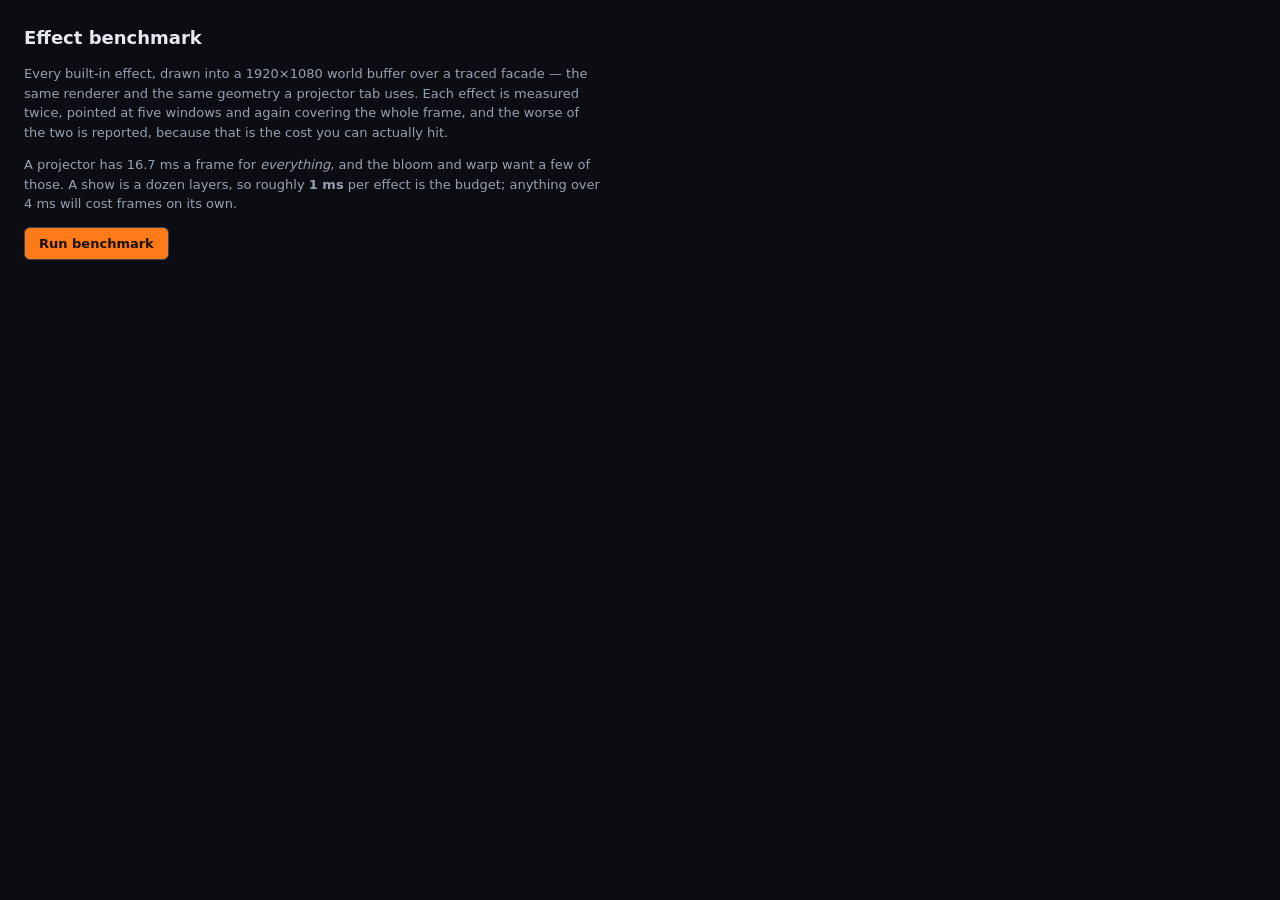
<file: test/bench.html>
<!doctype html>
<html lang="en">
  <head>
    <meta charset="utf-8" />
    <title>Facade Mapper — effect benchmark</title>
    <style>
      :root { color-scheme: dark; }
      body {
        margin: 0;
        padding: 24px;
        background: #0b0d12;
        color: #e6e9ef;
        font: 13px/1.5 ui-sans-serif, system-ui, sans-serif;
      }
      h1 { font-size: 18px; margin: 0 0 4px; }
      p { color: #98a0b0; max-width: 70ch; }
      button {
        font: inherit; padding: 6px 14px; border-radius: 6px;
        border: 1px solid #3a4152; background: #ff7a18; color: #1a1206;
        font-weight: 600; cursor: pointer;
      }
      table { border-collapse: collapse; margin-top: 16px; font-variant-numeric: tabular-nums; }
      th, td { padding: 3px 12px 3px 0; text-align: left; }
      th { color: #98a0b0; font-weight: 500; border-bottom: 1px solid #262c38; }
      td.n { text-align: right; font-family: ui-monospace, monospace; }
      tr.bad td { color: #ff6b6b; }
      tr.warn td { color: #ffc14d; }
      #status { margin-top: 12px; color: #98a0b0; }
      canvas { display: none; }
    </style>
  </head>
  <body>
    <h1>Effect benchmark</h1>
    <p>
      Every built-in effect, drawn into a 1920&times;1080 world buffer over a traced facade —
      the same renderer and the same geometry a projector tab uses. Each effect is measured
      twice, pointed at five windows and again covering the whole frame, and the worse of the
      two is reported, because that is the cost you can actually hit.
    </p>
    <p>
      A projector has 16.7&nbsp;ms a frame for <em>everything</em>, and the bloom and warp want
      a few of those. A show is a dozen layers, so roughly <strong>1&nbsp;ms</strong> per effect
      is the budget; anything over 4&nbsp;ms will cost frames on its own.
    </p>
    <button id="run" type="button">Run benchmark</button>
    <div id="status"></div>
    <div id="out"></div>
    <canvas id="target"></canvas>

    <script type="module">
      import { listEffects, defaultParams } from '../js/effects/registry.js';
      import { createWorldRenderer } from '../js/render/worldRenderer.js';
      import { createProject, createLayer } from '../js/core/state.js';
      import { demoShapes } from '../js/control/demoHouse.js';

      const W = 1920;
      const H = 1080;
      const WARMUP = 24;
      // Frames are timed in batches with one readback at the end of each.
      // Reading a pixel back after *every* frame forces the drawing to finish,
      // which is what you want from a stopwatch — but it also tells the browser
      // this canvas is read constantly, and it drops the whole surface to
      // software rendering. Every effect then looks several times slower than
      // it is in a projector tab, which nobody reads back. Batching keeps the
      // synchronisation without paying that.
      const BATCHES = 14;
      const BATCH = 8;

      const canvas = document.getElementById('target');
      canvas.width = W;
      canvas.height = H;
      const g = canvas.getContext('2d');

      const shapes = demoShapes();
      const windows = shapes.filter((s) => (s.tags || []).includes('window')).map((s) => s.id);

      /** One effect, one targeting arrangement, timed frame by frame. */
      function measure(effect, targets) {
        const project = createProject('bench');
        project.worldAspect = 16 / 9;
        project.shapes = shapes;
        project.layers = [
          createLayer(effect.id, { targets, params: defaultParams(effect.id), order: 0 }),
        ];

        const renderer = createWorldRenderer({});
        const frame = (t, dt) => {
          renderer.render(g, {
            project,
            time: { t, dt, beat: t * 2, beatPhase: (t * 2) % 1, bpm: 120 },
            audio: { level: 0.4, low: 0.5, mid: 0.35, high: 0.25 },
            region: { x: 0, y: 0, w: 1, h: 1 },
            pixelSize: { w: W, h: H },
            preview: false,
          });
        };

        // Warm up: first frames allocate density fields, sprite ladders and
        // accumulation buffers, and timing those as if they recurred every
        // frame would libel half the library.
        let t = 0;
        for (let i = 0; i < WARMUP; i++) {
          t += 1 / 60;
          frame(t, 1 / 60);
        }

        const samples = [];
        for (let b = 0; b < BATCHES; b++) {
          const start = performance.now();
          for (let i = 0; i < BATCH; i++) {
            t += 1 / 60;
            frame(t, 1 / 60);
          }
          // Canvas2D batches work; one readback per batch forces it to have
          // actually happened before the clock is read.
          g.getImageData(W - 1, H - 1, 1, 1);
          samples.push((performance.now() - start) / BATCH);
        }
        samples.sort((a, b) => a - b);
        return {
          median: samples[Math.floor(samples.length / 2)],
          p95: samples[Math.floor(samples.length * 0.95)],
        };
      }

      async function run() {
        const out = document.getElementById('out');
        const status = document.getElementById('status');
        out.innerHTML = '';
        const effects = listEffects().sort((a, b) => a.id.localeCompare(b.id));
        const results = [];

        for (let i = 0; i < effects.length; i++) {
          const effect = effects[i];
          status.textContent = `${i + 1} / ${effects.length}  —  ${effect.name}`;
          // Yield so the progress line actually paints.
          await new Promise((r) => setTimeout(r, 0));

          const runs = effect.scope === 'global'
            ? [['whole frame', measure(effect, [])]]
            : [['5 windows', measure(effect, windows)], ['whole frame', measure(effect, [])]];

          const worst = runs.reduce((a, b) => (b[1].median > a[1].median ? b : a));
          const byWhere = Object.fromEntries(runs.map(([where, r]) => [where, r.median]));
          results.push({
            id: effect.id,
            name: effect.name,
            category: effect.category,
            where: worst[0],
            median: worst[1].median,
            p95: worst[1].p95,
            windows: byWhere['5 windows'] ?? null,
            frame: byWhere['whole frame'] ?? null,
          });
        }

        results.sort((a, b) => b.median - a.median);
        status.textContent = `${results.length} effects. Budget is about 1 ms each.`;

        const ms = (v) => (v == null ? '—' : v.toFixed(2));
        const rows = results
          .map((r) => {
            const cls = r.median > 4 ? 'bad' : r.median > 1.5 ? 'warn' : '';
            return `<tr class="${cls}"><td>${r.name}</td><td>${r.category}</td>`
              + `<td class="n">${ms(r.windows)}</td><td class="n">${ms(r.frame)}</td>`
              + `<td class="n">${r.p95.toFixed(2)}</td></tr>`;
          })
          .join('');
        out.innerHTML = `<table><thead><tr><th>Effect</th><th>Category</th>`
          + `<th>5 windows, ms</th><th>Whole frame, ms</th><th>Worst p95</th>`
          + `</tr></thead><tbody>${rows}</tbody></table>`;

        window.__benchResults = results;
      }

      document.getElementById('run').addEventListener('click', run);
    </script>
  </body>
</html>
</file>
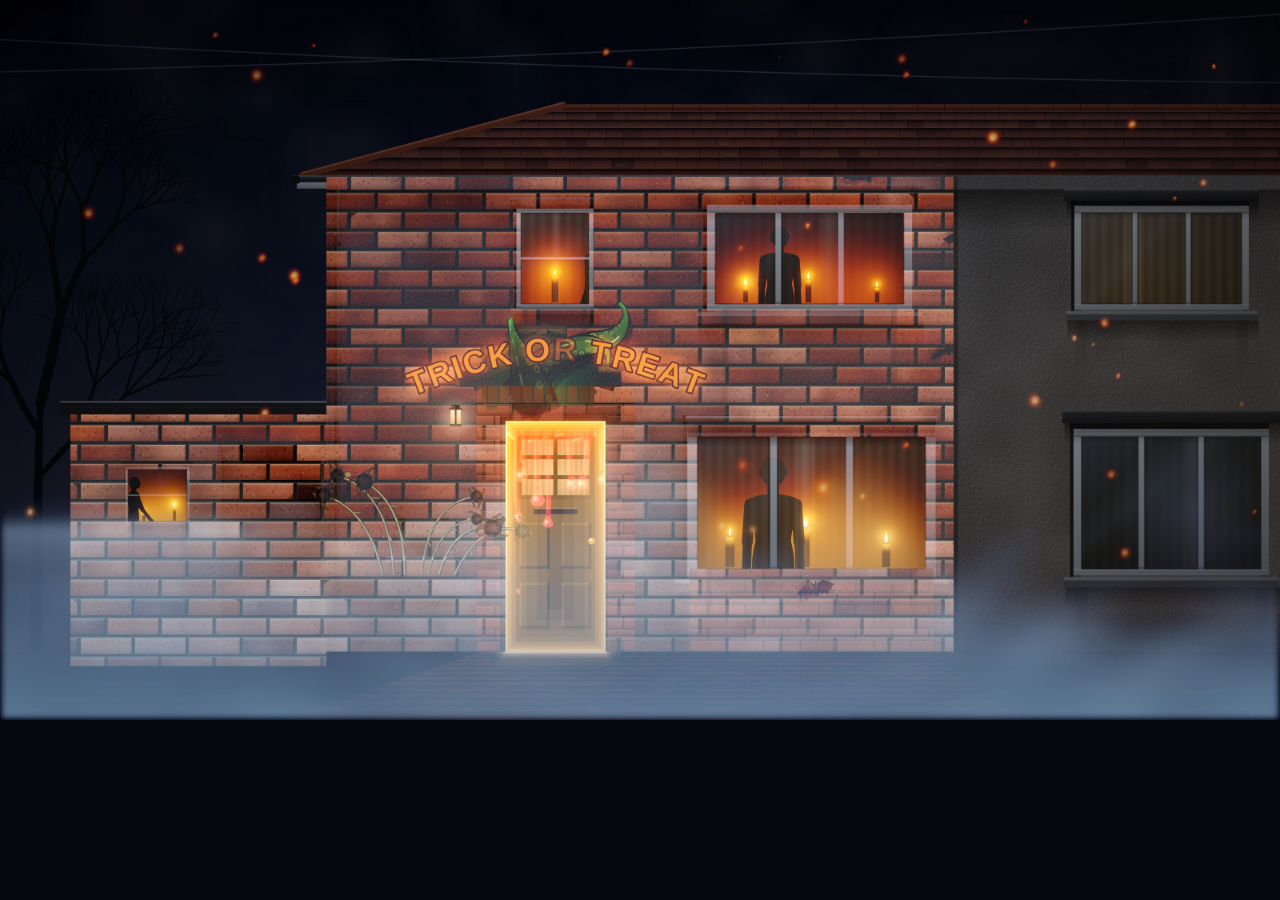
<file: tools/shot.html>
<!doctype html>
<html lang="en">
  <head>
    <meta charset="utf-8" />
    <title>Facade Mapper — demo still</title>
    <style>
      html, body { margin: 0; background: #05070c; }
      canvas { display: block; width: 100%; height: auto; }
    </style>
  </head>
  <body>
    <!--
      One frame of one demo, drawn the way a projector would draw it.

      This exists to make the pictures in the README, and it is deliberately the
      *real* path rather than a mock-up of it: the demo facade as the backdrop,
      the actual preset applied to the actual traced shapes, the actual world
      renderer, and the actual bloom and colour grade through the same WebGL
      shader a projector tab uses. The only thing missing is the projector's
      warp, which is replaced by an identity mesh — there is no wall here to be
      off-axis to.

      The light is *added* to the house, because that is what a projector
      does: it adds light to a surface, it cannot subtract any. A screenshot
      taken with the effects drawn *over* the facade would show black where a
      real projection shows brickwork. And it is added in linear light, not
      with canvas's 'lighter' — see tools/composite.js for why that difference
      was washing every still out towards pastel.

      The project is built with the id generator pinned. Shape and layer ids
      are random, effects seed themselves from them, and so without this two
      runs of the same commit gave two different pictures — which made the
      one thing a generated still is for, noticing that an effect changed,
      impossible.

        tools/screenshots.mjs drives this. Query string:
          ?preset=birthday&t=8&w=1600&h=900
    -->
    <canvas id="out"></canvas>

    <script type="module">
      import { createProject } from '../js/core/state.js';
      import { demoShapes, renderDemoFacade, DEMO_ASPECT } from '../js/control/demoHouse.js';
      import { applyPreset } from '../js/control/presets.js';
      import { createWorldRenderer } from '../js/render/worldRenderer.js';
      import { createWarpRenderer } from '../js/render/warp.js';
      import { addLight } from './composite.js';

      const q = new URLSearchParams(location.search);
      const preset = q.get('preset') || 'halloween';
      // How far into the show the still is taken. Effects that accumulate —
      // snow settling, a guy burning, a wheel spinning up — look like nothing
      // at all in their first second, so a still at t=0 libels half of them.
      const seconds = Number(q.get('t') || 8);
      const W = Number(q.get('w') || 1600);
      const H = Number(q.get('h') || Math.round(W / DEMO_ASPECT));
      // Frames per simulated second. The renderer runs the fixed-rate part of
      // every effect itself, catching up whatever it is owed each frame, so
      // this only has to be often enough to stay inside the free catch-up
      // allowance of sixty steps a frame.
      const FPS = Number(q.get('fps') || 12);

      const out = document.getElementById('out');
      out.width = W;
      out.height = H;
      const g = out.getContext('2d');

      const realRandom = Math.random;
      const realNow = Date.now;
      let seed = 0x9e3779b9;
      Math.random = () => {
        seed = (seed + 0x6d2b79f5) | 0;
        let x = Math.imul(seed ^ (seed >>> 15), 1 | seed);
        x = (x + Math.imul(x ^ (x >>> 7), 61 | x)) ^ x;
        return ((x ^ (x >>> 14)) >>> 0) / 4294967296;
      };
      Date.now = () => 1767225600000;
      const project = createProject('shot');
      project.worldAspect = DEMO_ASPECT;
      project.shapes = demoShapes();
      applyPreset(project, preset);
      Math.random = realRandom;
      Date.now = realNow;

      const facade = renderDemoFacade(W, H);

      const world = document.createElement('canvas');
      world.width = W;
      world.height = H;
      const worldCtx = world.getContext('2d');
      const renderer = createWorldRenderer({});

      const lit = document.createElement('canvas');
      lit.width = W;
      lit.height = H;
      // preserveDrawingBuffer, or reading the canvas back after the draw gets
      // you a cleared buffer on most drivers.
      const warp = createWarpRenderer(lit, { preserveDrawingBuffer: true });
      // Identity: the full world rectangle mapped straight onto the canvas.
      warp.buildMesh({ H: null, region: { x: 0, y: 0, w: 1, h: 1 }, mesh: null });

      const dt = 1 / FPS;
      // The frames step at 1/FPS, and the last one lands on `seconds` exactly
      // — a strike of lightning lasts a few hundredths of a second, and "the
      // nearest twelfth" misses it.
      const times = [];
      for (let k = 0; k * dt < seconds - 1e-6; k++) times.push(k * dt);
      times.push(seconds);
      for (const t of times) {
        renderer.render(worldCtx, {
          project,
          time: { t, dt, beat: t * 2, beatPhase: (t * 2) % 1, bpm: 120 },
          // No microphone in a headless browser, and that is the case worth
          // photographing anyway: a binding on an audio band should degrade to
          // its base value rather than to nothing.
          audio: { level: 0, low: 0, mid: 0, high: 0 },
          region: { x: 0, y: 0, w: 1, h: 1 },
          pixelSize: { w: W, h: H },
          preview: false,
        });
      }

      warp.draw(world, {
        feather: { top: 0, right: 0, bottom: 0, left: 0 },
        gamma: 1.8,
        brightness: 1,
        grade: project.settings?.grade,
      });

      addLight(g, facade, lit);

      window.__shot = {
        preset,
        seconds,
        layers: project.layers.length,
        jpeg: out.toDataURL('image/jpeg', 0.86),
      };
    </script>
  </body>
</html>
</file>
